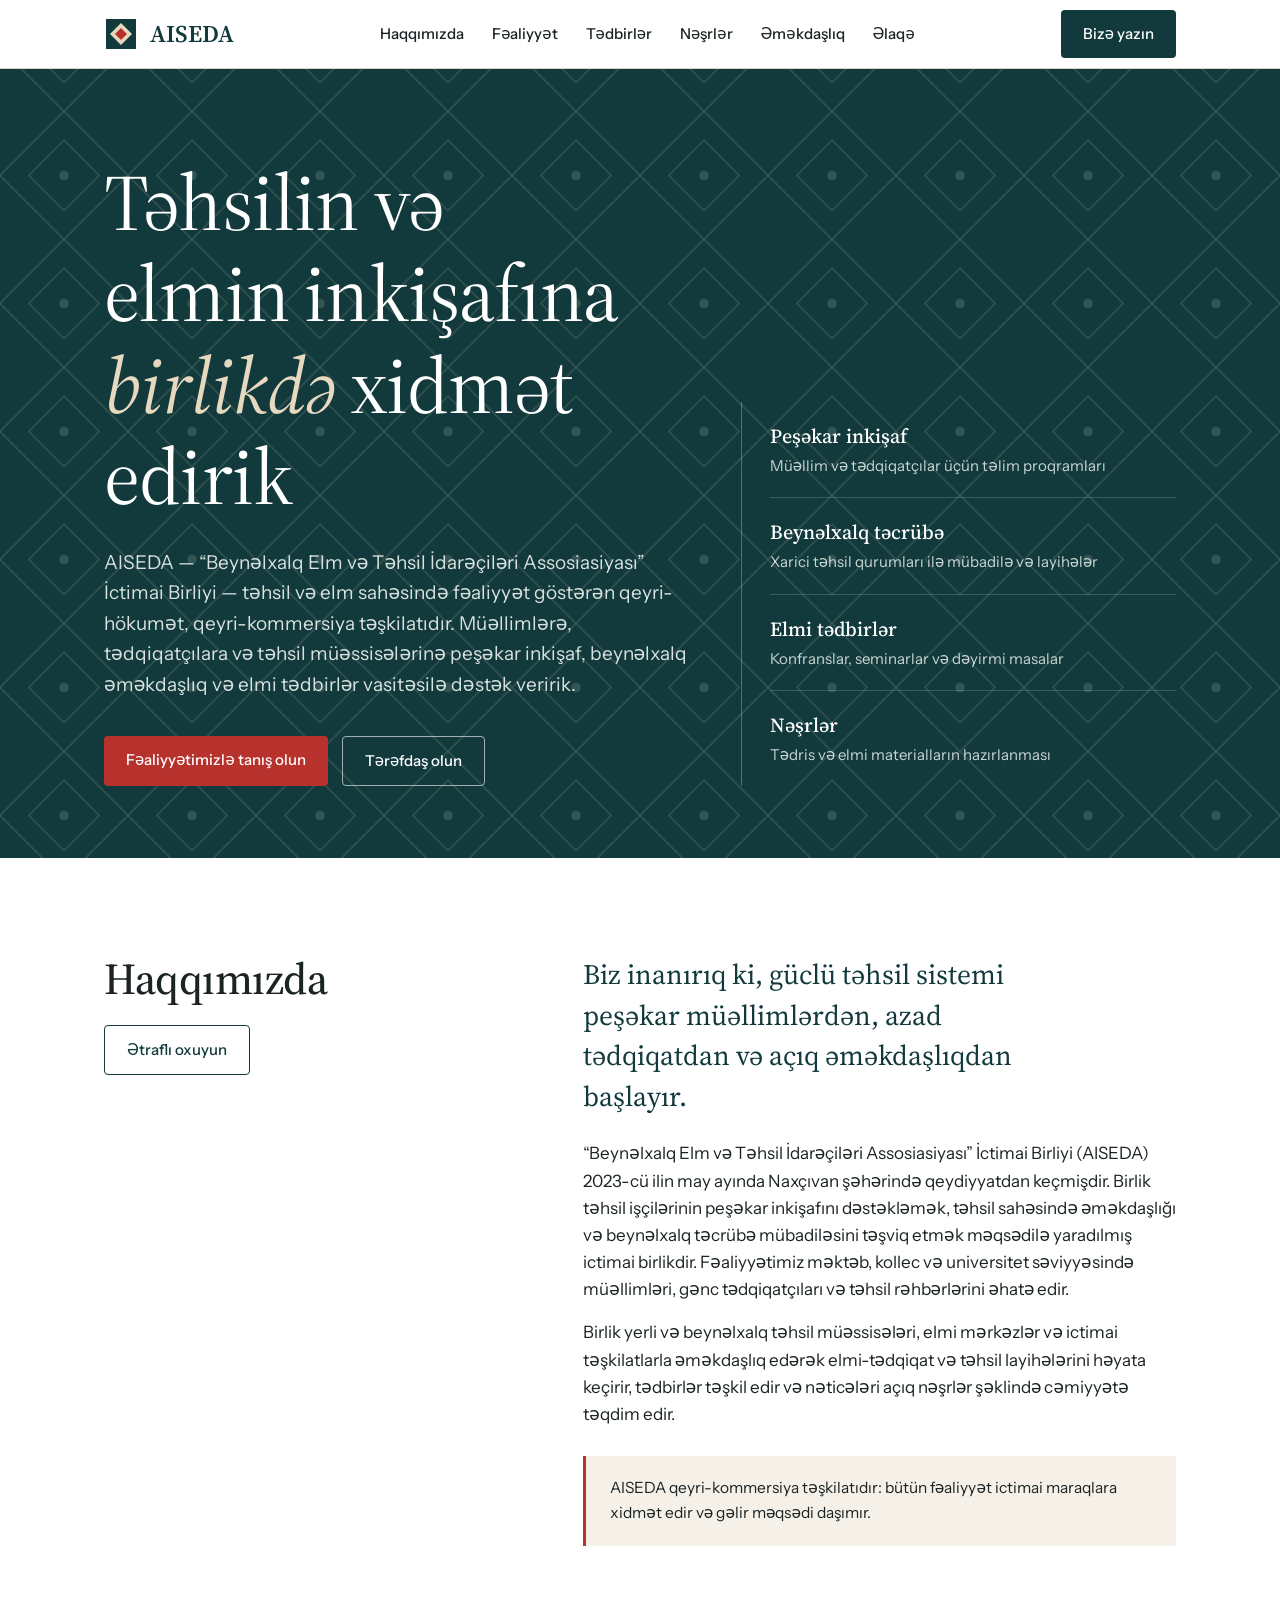
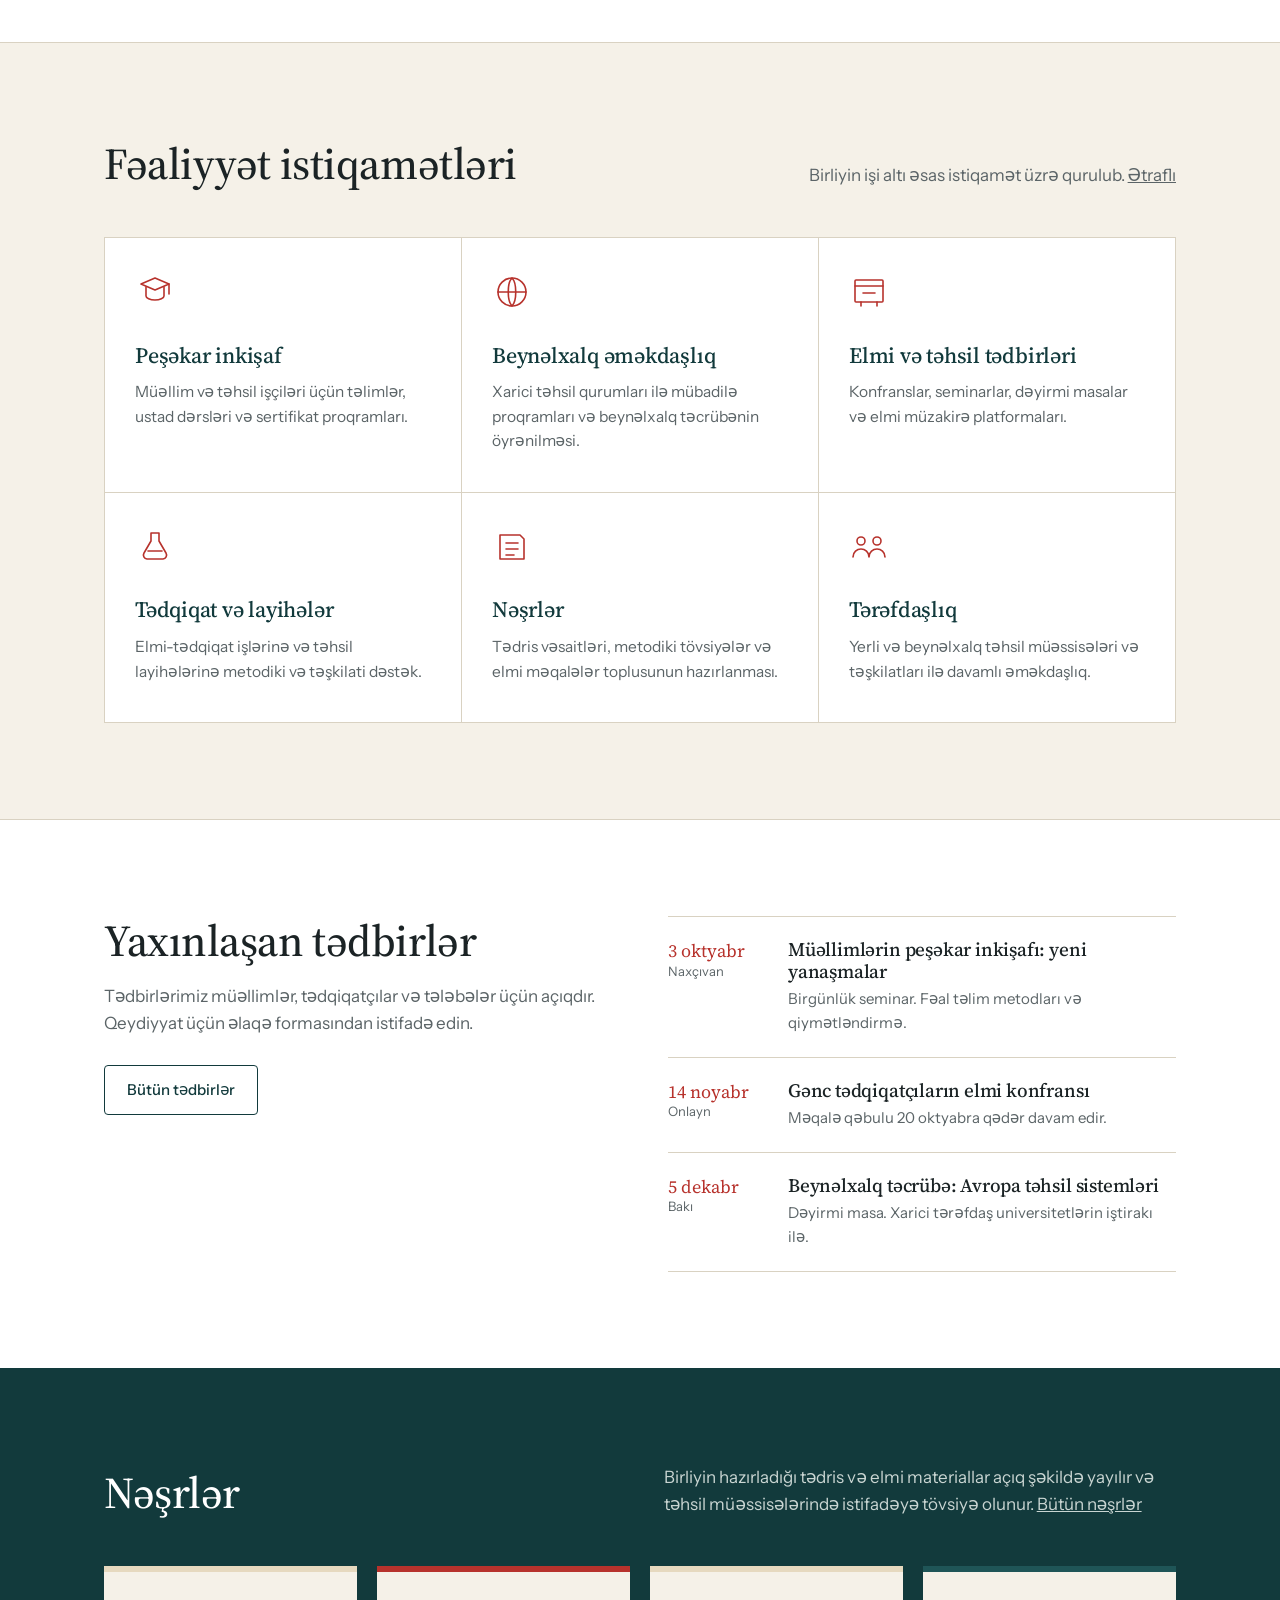
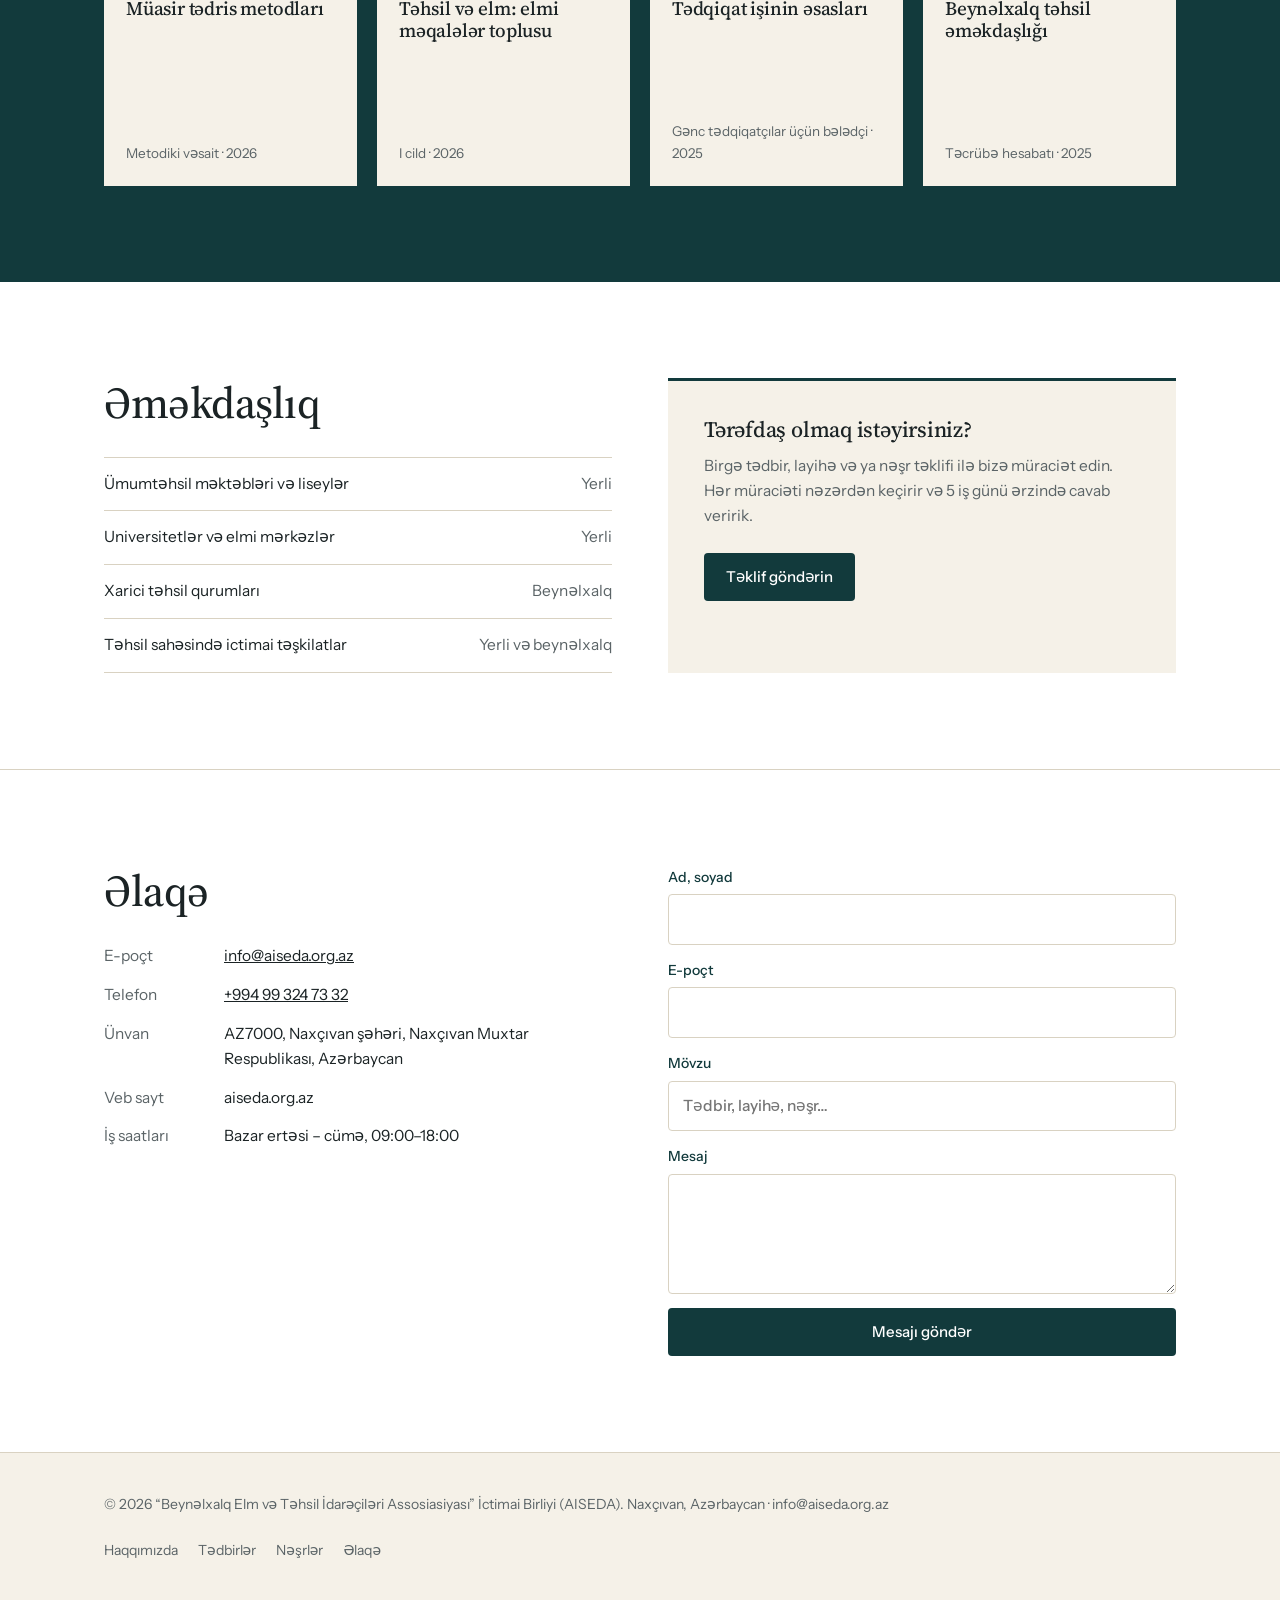
<file: index.html>
<!DOCTYPE html>
<html lang="az">
<head>
<meta charset="UTF-8">
<meta name="viewport" content="width=device-width, initial-scale=1.0">
<title>Təhsil və elmin inkişafı — AISEDA</title>
<meta name="description" content="AISEDA — “Beynəlxalq Elm və Təhsil İdarəçiləri Assosiasiyası” İctimai Birliyi. Təhsil və elm sahəsində fəaliyyət göstərən qeyri-hökumət, qeyri-kommersiya təşkilatı. Naxçıvan, Azərbaycan.">
<link rel="preconnect" href="https://fonts.googleapis.com">
<link href="https://fonts.googleapis.com/css2?family=Source+Serif+4:opsz,wght@8..60,400;8..60,500;8..60,600&family=Instrument+Sans:wght@400;500;600&display=swap" rel="stylesheet">
<link rel="stylesheet" href="style.css">
</head>
<body>
<header>
  <div class="wrap nav">
    <a class="logo" href="index.html" aria-label="AISEDA ana səhifə">
      <svg viewBox="0 0 34 34" aria-hidden="true"><rect x="2" y="2" width="30" height="30" fill="#123A3C"/><path d="M17 6 28 17 17 28 6 17Z" fill="#E6D9BF"/><path d="M17 11 23 17 17 23 11 17Z" fill="#B7322C"/></svg>
      AISEDA
    </a>
    <button class="menu-btn" id="menuBtn" aria-expanded="false" aria-controls="menu">Menyu</button>
    <ul id="menu"><li><a href="haqqimizda.html">Haqqımızda</a></li><li><a href="fealiyyet.html">Fəaliyyət</a></li><li><a href="tedbirler.html">Tədbirlər</a></li><li><a href="nesrler.html">Nəşrlər</a></li><li><a href="emekdasliq.html">Əməkdaşlıq</a></li><li><a href="elaqe.html">Əlaqə</a></li></ul>
    <a class="btn" href="elaqe.html">Bizə yazın</a>
  </div>
</header>
<main id="top">


<section class="hero" style="padding:0">
  <svg class="lattice" viewBox="0 0 800 600" preserveAspectRatio="xMidYMid slice" aria-hidden="true">
    <defs>
      <pattern id="lat" width="80" height="80" patternUnits="userSpaceOnUse">
        <path d="M40 0 80 40 40 80 0 40Z" fill="none" stroke="#E6D9BF" stroke-width="1"/>
        <path d="M40 18 62 40 40 62 18 40Z" fill="none" stroke="#E6D9BF" stroke-width="1"/>
        <circle cx="40" cy="40" r="3" fill="#E6D9BF"/>
      </pattern>
    </defs>
    <rect width="800" height="600" fill="url(#lat)"/>
  </svg>
  <div class="wrap">
    <div>
      <h1>Təhsilin və elmin inkişafına <em>birlikdə</em> xidmət edirik</h1>
      <p>AISEDA — “Beynəlxalq Elm və Təhsil İdarəçiləri Assosiasiyası” İctimai Birliyi — təhsil və elm sahəsində fəaliyyət göstərən qeyri-hökumət, qeyri-kommersiya təşkilatıdır. Müəllimlərə, tədqiqatçılara və təhsil müəssisələrinə peşəkar inkişaf, beynəlxalq əməkdaşlıq və elmi tədbirlər vasitəsilə dəstək veririk.</p>
      <div class="actions">
        <a class="btn" href="fealiyyet.html">Fəaliyyətimizlə tanış olun</a>
        <a class="btn ghost" href="emekdasliq.html">Tərəfdaş olun</a>
      </div>
    </div>
    <div class="facts" aria-label="Əsas istiqamətlər">
      <div><strong>Peşəkar inkişaf</strong><span>Müəllim və tədqiqatçılar üçün təlim proqramları</span></div>
      <div><strong>Beynəlxalq təcrübə</strong><span>Xarici təhsil qurumları ilə mübadilə və layihələr</span></div>
      <div><strong>Elmi tədbirlər</strong><span>Konfranslar, seminarlar və dəyirmi masalar</span></div>
      <div><strong>Nəşrlər</strong><span>Tədris və elmi materialların hazırlanması</span></div>
    </div>
  </div>
</section>

<section id="haqqimizda">
  <div class="wrap lead">
    <div><h2>Haqqımızda</h2><a class="btn ghost" href="haqqimizda.html" style="margin-top:20px">Ətraflı oxuyun</a></div>
    <div>
      <p class="big">Biz inanırıq ki, güclü təhsil sistemi peşəkar müəllimlərdən, azad tədqiqatdan və açıq əməkdaşlıqdan başlayır.</p>
      <p style="margin-top:24px">“Beynəlxalq Elm və Təhsil İdarəçiləri Assosiasiyası” İctimai Birliyi (AISEDA) 2023-cü ilin may ayında Naxçıvan şəhərində qeydiyyatdan keçmişdir. Birlik təhsil işçilərinin peşəkar inkişafını dəstəkləmək, təhsil sahəsində əməkdaşlığı və beynəlxalq təcrübə mübadiləsini təşviq etmək məqsədilə yaradılmış ictimai birlikdir. Fəaliyyətimiz məktəb, kollec və universitet səviyyəsində müəllimləri, gənc tədqiqatçıları və təhsil rəhbərlərini əhatə edir.</p>
      <p>Birlik yerli və beynəlxalq təhsil müəssisələri, elmi mərkəzlər və ictimai təşkilatlarla əməkdaşlıq edərək elmi-tədqiqat və təhsil layihələrini həyata keçirir, tədbirlər təşkil edir və nəticələri açıq nəşrlər şəklində cəmiyyətə təqdim edir.</p>
      <div class="note">AISEDA qeyri-kommersiya təşkilatıdır: bütün fəaliyyət ictimai maraqlara xidmət edir və gəlir məqsədi daşımır.</div>
    </div>
  </div>
</section>

<section id="fealiyyet" class="areas">
  <div class="wrap">
    <div class="head">
      <h2>Fəaliyyət istiqamətləri</h2>
      <p>Birliyin işi altı əsas istiqamət üzrə qurulub. <a href="fealiyyet.html">Ətraflı</a></p>
    </div>
    <div class="grid">
      <div class="cell">
        <svg viewBox="0 0 40 40" aria-hidden="true"><path d="M6 12l14-6 14 6-14 6z"/><path d="M11 15v9c0 2 4 4 9 4s9-2 9-4v-9"/><path d="M34 12v10"/></svg>
        <h3>Peşəkar inkişaf</h3>
        <p>Müəllim və təhsil işçiləri üçün təlimlər, ustad dərsləri və sertifikat proqramları.</p>
      </div>
      <div class="cell">
        <svg viewBox="0 0 40 40" aria-hidden="true"><circle cx="20" cy="20" r="14"/><path d="M6 20h28M20 6c5 5 5 23 0 28M20 6c-5 5-5 23 0 28"/></svg>
        <h3>Beynəlxalq əməkdaşlıq</h3>
        <p>Xarici təhsil qurumları ilə mübadilə proqramları və beynəlxalq təcrübənin öyrənilməsi.</p>
      </div>
      <div class="cell">
        <svg viewBox="0 0 40 40" aria-hidden="true"><rect x="6" y="8" width="28" height="22" rx="1"/><path d="M6 14h28M12 30v4M28 30v4M14 21h12"/></svg>
        <h3>Elmi və təhsil tədbirləri</h3>
        <p>Konfranslar, seminarlar, dəyirmi masalar və elmi müzakirə platformaları.</p>
      </div>
      <div class="cell">
        <svg viewBox="0 0 40 40" aria-hidden="true"><path d="M16 6h8v8l7 12a4 4 0 0 1-3 6H12a4 4 0 0 1-3-6l7-12z"/><path d="M13 24h14"/></svg>
        <h3>Tədqiqat və layihələr</h3>
        <p>Elmi-tədqiqat işlərinə və təhsil layihələrinə metodiki və təşkilati dəstək.</p>
      </div>
      <div class="cell">
        <svg viewBox="0 0 40 40" aria-hidden="true"><path d="M8 8h20l4 4v20H8z"/><path d="M14 16h12M14 22h12M14 28h8"/></svg>
        <h3>Nəşrlər</h3>
        <p>Tədris vəsaitləri, metodiki tövsiyələr və elmi məqalələr toplusunun hazırlanması.</p>
      </div>
      <div class="cell">
        <svg viewBox="0 0 40 40" aria-hidden="true"><circle cx="12" cy="14" r="4"/><circle cx="28" cy="14" r="4"/><path d="M4 30c0-5 4-8 8-8s8 3 8 8M20 30c0-5 4-8 8-8s8 3 8 8"/></svg>
        <h3>Tərəfdaşlıq</h3>
        <p>Yerli və beynəlxalq təhsil müəssisələri və təşkilatları ilə davamlı əməkdaşlıq.</p>
      </div>
    </div>
  </div>
</section>

<section id="tedbirler">
  <div class="wrap events">
    <div class="intro">
      <h2>Yaxınlaşan tədbirlər</h2>
      <p>Tədbirlərimiz müəllimlər, tədqiqatçılar və tələbələr üçün açıqdır. Qeydiyyat üçün əlaqə formasından istifadə edin.</p>
      <a class="btn ghost" href="tedbirler.html">Bütün tədbirlər</a>
    </div>
    <ul class="ev">
      <li>
        <time datetime="2026-10-03">3 oktyabr<small>Naxçıvan</small></time>
        <div><h3>Müəllimlərin peşəkar inkişafı: yeni yanaşmalar</h3><p>Birgünlük seminar. Fəal təlim metodları və qiymətləndirmə.</p></div>
      </li>
      <li>
        <time datetime="2026-11-14">14 noyabr<small>Onlayn</small></time>
        <div><h3>Gənc tədqiqatçıların elmi konfransı</h3><p>Məqalə qəbulu 20 oktyabra qədər davam edir.</p></div>
      </li>
      <li>
        <time datetime="2026-12-05">5 dekabr<small>Bakı</small></time>
        <div><h3>Beynəlxalq təcrübə: Avropa təhsil sistemləri</h3><p>Dəyirmi masa. Xarici tərəfdaş universitetlərin iştirakı ilə.</p></div>
      </li>
    </ul>
  </div>
</section>

<section id="nesrler" class="pubs">
  <div class="wrap">
    <div class="top">
      <h2>Nəşrlər</h2>
      <p>Birliyin hazırladığı tədris və elmi materiallar açıq şəkildə yayılır və təhsil müəssisələrində istifadəyə tövsiyə olunur. <a href="nesrler.html">Bütün nəşrlər</a></p>
    </div>
    <div class="shelf">
      <div class="book"><h3>Müasir tədris metodları</h3><span>Metodiki vəsait · 2026</span></div>
      <div class="book"><h3>Təhsil və elm: elmi məqalələr toplusu</h3><span>I cild · 2026</span></div>
      <div class="book"><h3>Tədqiqat işinin əsasları</h3><span>Gənc tədqiqatçılar üçün bələdçi · 2025</span></div>
      <div class="book"><h3>Beynəlxalq təhsil əməkdaşlığı</h3><span>Təcrübə hesabatı · 2025</span></div>
    </div>
  </div>
</section>

<section id="emekdasliq" class="partners">
  <div class="wrap row">
    <div>
      <h2>Əməkdaşlıq</h2>
      <ul>
        <li>Ümumtəhsil məktəbləri və liseylər <span>Yerli</span></li>
        <li>Universitetlər və elmi mərkəzlər <span>Yerli</span></li>
        <li>Xarici təhsil qurumları <span>Beynəlxalq</span></li>
        <li>Təhsil sahəsində ictimai təşkilatlar <span>Yerli və beynəlxalq</span></li>
      </ul>
    </div>
    <div class="call">
      <h3>Tərəfdaş olmaq istəyirsiniz?</h3>
      <p>Birgə tədbir, layihə və ya nəşr təklifi ilə bizə müraciət edin. Hər müraciəti nəzərdən keçirir və 5 iş günü ərzində cavab veririk.</p>
      <a class="btn" href="elaqe.html">Təklif göndərin</a>
    </div>
  </div>
</section>

<section id="elaqe" class="contact">
  <div class="wrap row">
    <div>
      <h2>Əlaqə</h2>
      <dl>
        <dt>E-poçt</dt><dd><a href="mailto:info@aiseda.org.az">info@aiseda.org.az</a></dd>
        <dt>Telefon</dt><dd><a href="tel:+994993247332">+994 99 324 73 32</a></dd>
        <dt>Ünvan</dt><dd>AZ7000, Naxçıvan şəhəri, Naxçıvan Muxtar Respublikası, Azərbaycan</dd>
        <dt>Veb sayt</dt><dd>aiseda.org.az</dd>
        <dt>İş saatları</dt><dd>Bazar ertəsi – cümə, 09:00–18:00</dd>
      </dl>
    </div>
    <form id="cf" novalidate>
      <label>Ad, soyad <input type="text" name="name" required></label>
      <label>E-poçt <input type="email" name="email" required></label>
      <label>Mövzu <input type="text" name="subject" placeholder="Tədbir, layihə, nəşr…"></label>
      <label>Mesaj <textarea name="message" required></textarea></label>
      <button class="btn" type="submit">Mesajı göndər</button>
      <div class="sent" id="sent">Mesajınız göndərildi. Tezliklə sizinlə əlaqə saxlayacağıq.</div>
    </form>
  </div>
</section>


</main>
<footer>
  <div class="wrap">
    <div>© 2026 “Beynəlxalq Elm və Təhsil İdarəçiləri Assosiasiyası” İctimai Birliyi (AISEDA). Naxçıvan, Azərbaycan · <a href="mailto:info@aiseda.org.az">info@aiseda.org.az</a></div>
    <nav aria-label="Alt menyu">
      <a href="haqqimizda.html">Haqqımızda</a>
      <a href="tedbirler.html">Tədbirlər</a>
      <a href="nesrler.html">Nəşrlər</a>
      <a href="elaqe.html">Əlaqə</a>
    </nav>
  </div>
</footer>
<script src="script.js"></script>
</body>
</html>
</file>
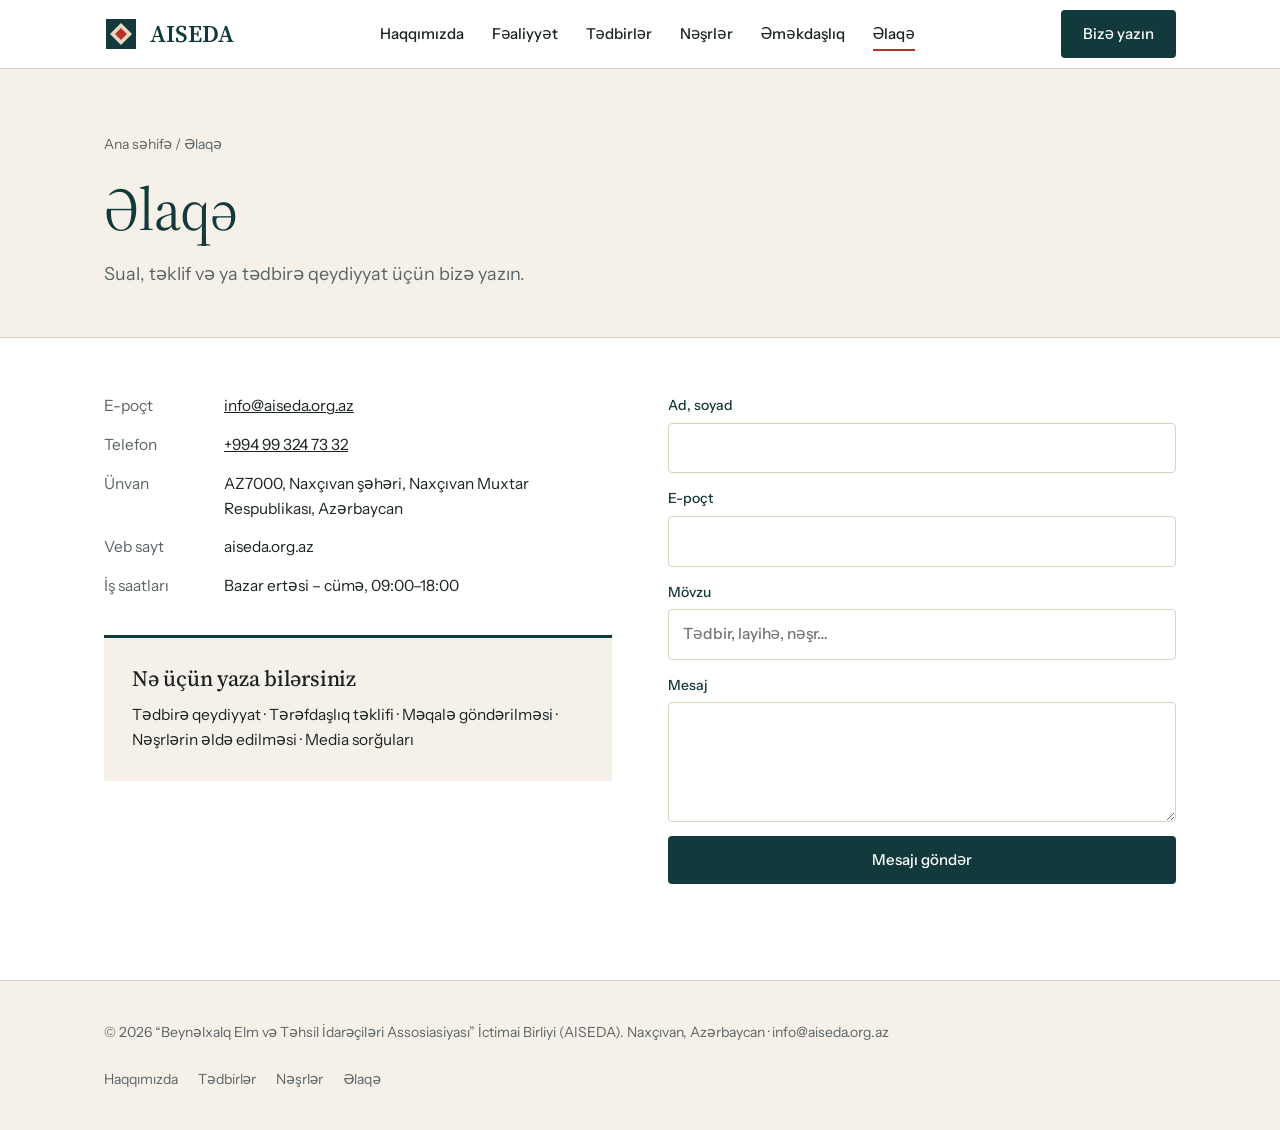
<file: elaqe.html>
<!DOCTYPE html>
<html lang="az">
<head>
<meta charset="UTF-8">
<meta name="viewport" content="width=device-width, initial-scale=1.0">
<title>Əlaqə — AISEDA</title>
<meta name="description" content="AISEDA ilə əlaqə: e-poçt, telefon, ünvan və əlaqə forması.">
<link rel="preconnect" href="https://fonts.googleapis.com">
<link href="https://fonts.googleapis.com/css2?family=Source+Serif+4:opsz,wght@8..60,400;8..60,500;8..60,600&family=Instrument+Sans:wght@400;500;600&display=swap" rel="stylesheet">
<link rel="stylesheet" href="style.css">
</head>
<body>
<header>
  <div class="wrap nav">
    <a class="logo" href="index.html" aria-label="AISEDA ana səhifə">
      <svg viewBox="0 0 34 34" aria-hidden="true"><rect x="2" y="2" width="30" height="30" fill="#123A3C"/><path d="M17 6 28 17 17 28 6 17Z" fill="#E6D9BF"/><path d="M17 11 23 17 17 23 11 17Z" fill="#B7322C"/></svg>
      AISEDA
    </a>
    <button class="menu-btn" id="menuBtn" aria-expanded="false" aria-controls="menu">Menyu</button>
    <ul id="menu"><li><a href="haqqimizda.html">Haqqımızda</a></li><li><a href="fealiyyet.html">Fəaliyyət</a></li><li><a href="tedbirler.html">Tədbirlər</a></li><li><a href="nesrler.html">Nəşrlər</a></li><li><a href="emekdasliq.html">Əməkdaşlıq</a></li><li><a href="elaqe.html" aria-current="page">Əlaqə</a></li></ul>
    <a class="btn" href="elaqe.html">Bizə yazın</a>
  </div>
</header>
<main id="top">
<section class="page-head" style="padding:64px 0 48px">
  <div class="wrap"><div class="crumbs"><a href="index.html">Ana səhifə</a> / Əlaqə</div><h1>Əlaqə</h1><p>Sual, təklif və ya tədbirə qeydiyyat üçün bizə yazın.</p></div>
</section>
<section class="contact" style="padding-top:56px">
  <div class="wrap row">
    <div>
      <dl style="margin-top:0">
        <dt>E-poçt</dt><dd><a href="mailto:info@aiseda.org.az">info@aiseda.org.az</a></dd>
        <dt>Telefon</dt><dd><a href="tel:+994993247332">+994 99 324 73 32</a></dd>
        <dt>Ünvan</dt><dd>AZ7000, Naxçıvan şəhəri, Naxçıvan Muxtar Respublikası, Azərbaycan</dd>
        <dt>Veb sayt</dt><dd>aiseda.org.az</dd>
        <dt>İş saatları</dt><dd>Bazar ertəsi – cümə, 09:00–18:00</dd>
      </dl>
      <div class="aside" style="margin-top:36px">
        <h3>Nə üçün yaza bilərsiniz</h3>
        <p>Tədbirə qeydiyyat · Tərəfdaşlıq təklifi · Məqalə göndərilməsi · Nəşrlərin əldə edilməsi · Media sorğuları</p>
      </div>
    </div>
    <form id="cf" novalidate>
      <label>Ad, soyad <input type="text" name="name" required></label>
      <label>E-poçt <input type="email" name="email" required></label>
      <label>Mövzu <input type="text" name="subject" placeholder="Tədbir, layihə, nəşr…"></label>
      <label>Mesaj <textarea name="message" required></textarea></label>
      <button class="btn" type="submit">Mesajı göndər</button>
      <div class="sent" id="sent">Mesajınız göndərildi. Tezliklə sizinlə əlaqə saxlayacağıq.</div>
    </form>
  </div>
</section>
</main>
<footer>
  <div class="wrap">
    <div>© 2026 “Beynəlxalq Elm və Təhsil İdarəçiləri Assosiasiyası” İctimai Birliyi (AISEDA). Naxçıvan, Azərbaycan · <a href="mailto:info@aiseda.org.az">info@aiseda.org.az</a></div>
    <nav aria-label="Alt menyu">
      <a href="haqqimizda.html">Haqqımızda</a>
      <a href="tedbirler.html">Tədbirlər</a>
      <a href="nesrler.html">Nəşrlər</a>
      <a href="elaqe.html">Əlaqə</a>
    </nav>
  </div>
</footer>
<script src="script.js"></script>
</body>
</html>
</file>
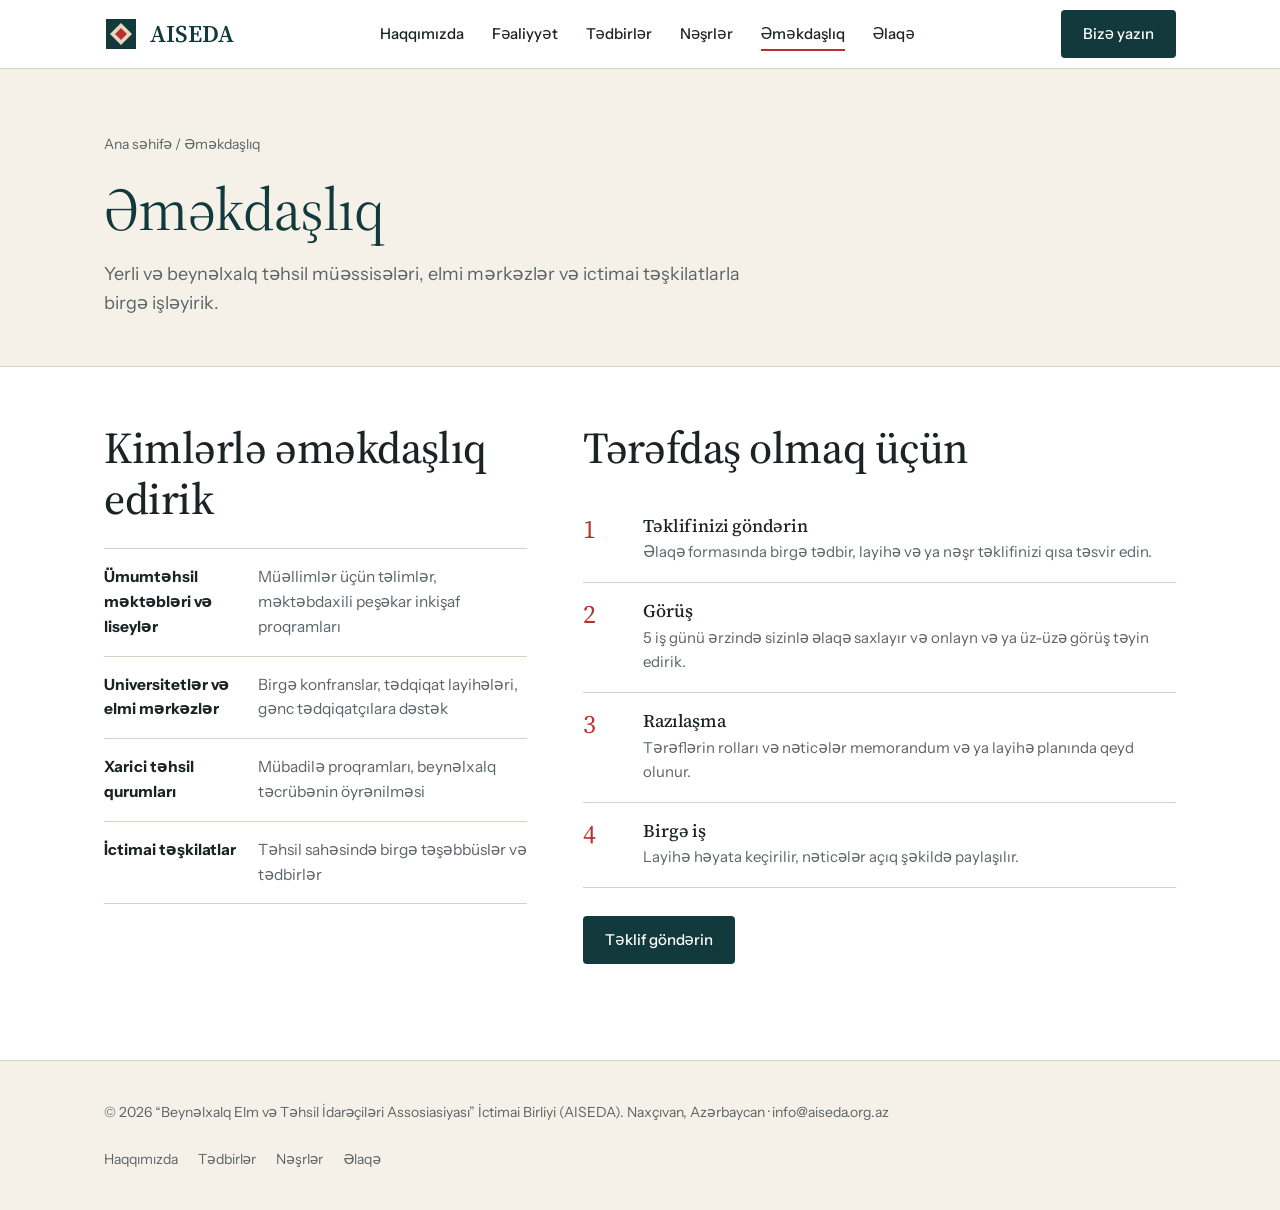
<file: emekdasliq.html>
<!DOCTYPE html>
<html lang="az">
<head>
<meta charset="UTF-8">
<meta name="viewport" content="width=device-width, initial-scale=1.0">
<title>Əməkdaşlıq — AISEDA</title>
<meta name="description" content="AISEDA ilə tərəfdaşlıq: kimlərlə işləyirik və necə tərəfdaş olmaq olar.">
<link rel="preconnect" href="https://fonts.googleapis.com">
<link href="https://fonts.googleapis.com/css2?family=Source+Serif+4:opsz,wght@8..60,400;8..60,500;8..60,600&family=Instrument+Sans:wght@400;500;600&display=swap" rel="stylesheet">
<link rel="stylesheet" href="style.css">
</head>
<body>
<header>
  <div class="wrap nav">
    <a class="logo" href="index.html" aria-label="AISEDA ana səhifə">
      <svg viewBox="0 0 34 34" aria-hidden="true"><rect x="2" y="2" width="30" height="30" fill="#123A3C"/><path d="M17 6 28 17 17 28 6 17Z" fill="#E6D9BF"/><path d="M17 11 23 17 17 23 11 17Z" fill="#B7322C"/></svg>
      AISEDA
    </a>
    <button class="menu-btn" id="menuBtn" aria-expanded="false" aria-controls="menu">Menyu</button>
    <ul id="menu"><li><a href="haqqimizda.html">Haqqımızda</a></li><li><a href="fealiyyet.html">Fəaliyyət</a></li><li><a href="tedbirler.html">Tədbirlər</a></li><li><a href="nesrler.html">Nəşrlər</a></li><li><a href="emekdasliq.html" aria-current="page">Əməkdaşlıq</a></li><li><a href="elaqe.html">Əlaqə</a></li></ul>
    <a class="btn" href="elaqe.html">Bizə yazın</a>
  </div>
</header>
<main id="top">
<section class="page-head" style="padding:64px 0 48px">
  <div class="wrap"><div class="crumbs"><a href="index.html">Ana səhifə</a> / Əməkdaşlıq</div><h1>Əməkdaşlıq</h1><p>Yerli və beynəlxalq təhsil müəssisələri, elmi mərkəzlər və ictimai təşkilatlarla birgə işləyirik.</p></div>
</section>
<section style="padding-top:56px">
  <div class="wrap two">
    <div>
      <h2>Kimlərlə əməkdaşlıq edirik</h2>
      <ul class="members">
        <li><strong>Ümumtəhsil məktəbləri və liseylər</strong><span>Müəllimlər üçün təlimlər, məktəbdaxili peşəkar inkişaf proqramları</span></li>
        <li><strong>Universitetlər və elmi mərkəzlər</strong><span>Birgə konfranslar, tədqiqat layihələri, gənc tədqiqatçılara dəstək</span></li>
        <li><strong>Xarici təhsil qurumları</strong><span>Mübadilə proqramları, beynəlxalq təcrübənin öyrənilməsi</span></li>
        <li><strong>İctimai təşkilatlar</strong><span>Təhsil sahəsində birgə təşəbbüslər və tədbirlər</span></li>
      </ul>
    </div>
    <div>
      <h2>Tərəfdaş olmaq üçün</h2>
      <ol class="steps">
        <li><div><h3>Təklifinizi göndərin</h3><p>Əlaqə formasında birgə tədbir, layihə və ya nəşr təklifinizi qısa təsvir edin.</p></div></li>
        <li><div><h3>Görüş</h3><p>5 iş günü ərzində sizinlə əlaqə saxlayır və onlayn və ya üz-üzə görüş təyin edirik.</p></div></li>
        <li><div><h3>Razılaşma</h3><p>Tərəflərin rolları və nəticələr memorandum və ya layihə planında qeyd olunur.</p></div></li>
        <li><div><h3>Birgə iş</h3><p>Layihə həyata keçirilir, nəticələr açıq şəkildə paylaşılır.</p></div></li>
      </ol>
      <a class="btn" href="elaqe.html" style="margin-top:28px">Təklif göndərin</a>
    </div>
  </div>
</section>
</main>
<footer>
  <div class="wrap">
    <div>© 2026 “Beynəlxalq Elm və Təhsil İdarəçiləri Assosiasiyası” İctimai Birliyi (AISEDA). Naxçıvan, Azərbaycan · <a href="mailto:info@aiseda.org.az">info@aiseda.org.az</a></div>
    <nav aria-label="Alt menyu">
      <a href="haqqimizda.html">Haqqımızda</a>
      <a href="tedbirler.html">Tədbirlər</a>
      <a href="nesrler.html">Nəşrlər</a>
      <a href="elaqe.html">Əlaqə</a>
    </nav>
  </div>
</footer>
<script src="script.js"></script>
</body>
</html>
</file>
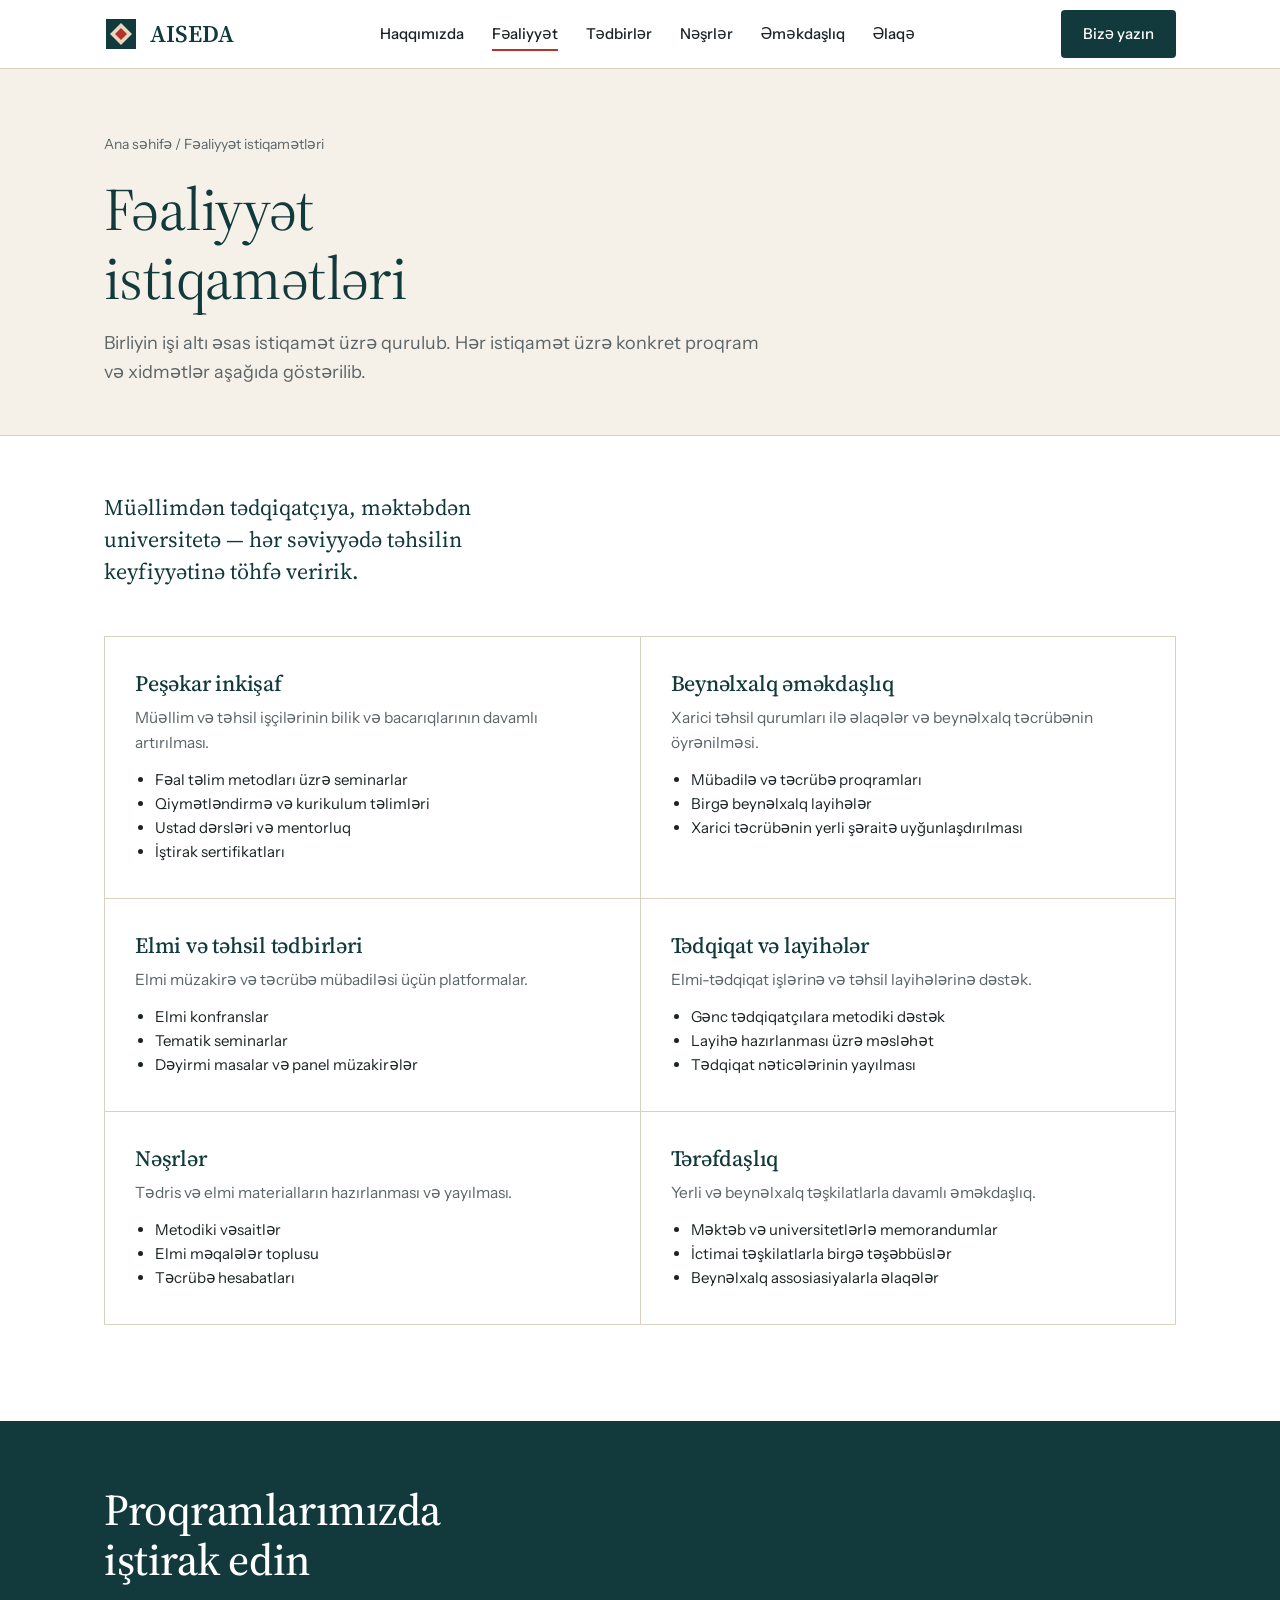
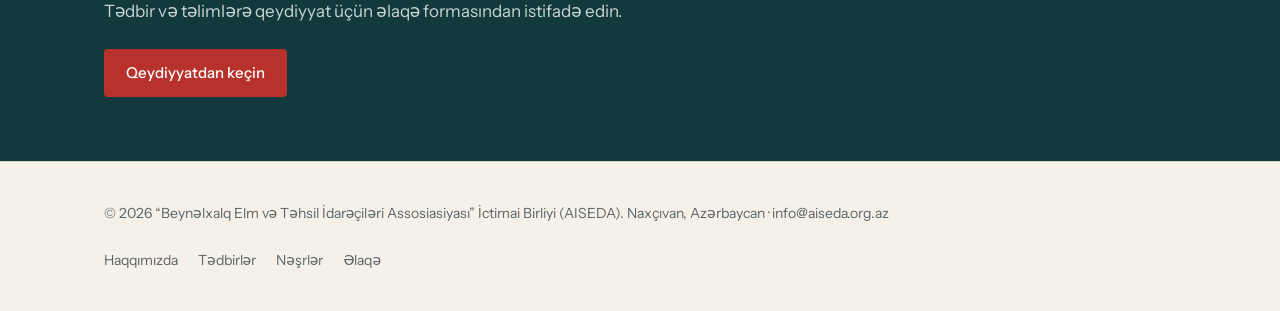
<file: fealiyyet.html>
<!DOCTYPE html>
<html lang="az">
<head>
<meta charset="UTF-8">
<meta name="viewport" content="width=device-width, initial-scale=1.0">
<title>Fəaliyyət istiqamətləri — AISEDA</title>
<meta name="description" content="AISEDA-nın altı əsas fəaliyyət istiqaməti: peşəkar inkişaf, beynəlxalq əməkdaşlıq, tədbirlər, tədqiqat, nəşrlər və tərəfdaşlıq.">
<link rel="preconnect" href="https://fonts.googleapis.com">
<link href="https://fonts.googleapis.com/css2?family=Source+Serif+4:opsz,wght@8..60,400;8..60,500;8..60,600&family=Instrument+Sans:wght@400;500;600&display=swap" rel="stylesheet">
<link rel="stylesheet" href="style.css">
</head>
<body>
<header>
  <div class="wrap nav">
    <a class="logo" href="index.html" aria-label="AISEDA ana səhifə">
      <svg viewBox="0 0 34 34" aria-hidden="true"><rect x="2" y="2" width="30" height="30" fill="#123A3C"/><path d="M17 6 28 17 17 28 6 17Z" fill="#E6D9BF"/><path d="M17 11 23 17 17 23 11 17Z" fill="#B7322C"/></svg>
      AISEDA
    </a>
    <button class="menu-btn" id="menuBtn" aria-expanded="false" aria-controls="menu">Menyu</button>
    <ul id="menu"><li><a href="haqqimizda.html">Haqqımızda</a></li><li><a href="fealiyyet.html" aria-current="page">Fəaliyyət</a></li><li><a href="tedbirler.html">Tədbirlər</a></li><li><a href="nesrler.html">Nəşrlər</a></li><li><a href="emekdasliq.html">Əməkdaşlıq</a></li><li><a href="elaqe.html">Əlaqə</a></li></ul>
    <a class="btn" href="elaqe.html">Bizə yazın</a>
  </div>
</header>
<main id="top">
<section class="page-head" style="padding:64px 0 48px">
  <div class="wrap"><div class="crumbs"><a href="index.html">Ana səhifə</a> / Fəaliyyət istiqamətləri</div><h1>Fəaliyyət istiqamətləri</h1><p>Birliyin işi altı əsas istiqamət üzrə qurulub. Hər istiqamət üzrə konkret proqram və xidmətlər aşağıda göstərilib.</p></div>
</section>
<section style="padding-top:56px">
  <div class="wrap">
    <p style="font-family:var(--serif);font-size:22px;line-height:1.45;color:var(--ink);max-width:40ch">Müəllimdən tədqiqatçıya, məktəbdən universitetə — hər səviyyədə təhsilin keyfiyyətinə töhfə veririk.</p>
    <div class="detail">
<div><h3>Peşəkar inkişaf</h3><p>Müəllim və təhsil işçilərinin bilik və bacarıqlarının davamlı artırılması.</p><ul><li>Fəal təlim metodları üzrə seminarlar</li><li>Qiymətləndirmə və kurikulum təlimləri</li><li>Ustad dərsləri və mentorluq</li><li>İştirak sertifikatları</li></ul></div><div><h3>Beynəlxalq əməkdaşlıq</h3><p>Xarici təhsil qurumları ilə əlaqələr və beynəlxalq təcrübənin öyrənilməsi.</p><ul><li>Mübadilə və təcrübə proqramları</li><li>Birgə beynəlxalq layihələr</li><li>Xarici təcrübənin yerli şəraitə uyğunlaşdırılması</li></ul></div><div><h3>Elmi və təhsil tədbirləri</h3><p>Elmi müzakirə və təcrübə mübadiləsi üçün platformalar.</p><ul><li>Elmi konfranslar</li><li>Tematik seminarlar</li><li>Dəyirmi masalar və panel müzakirələr</li></ul></div><div><h3>Tədqiqat və layihələr</h3><p>Elmi-tədqiqat işlərinə və təhsil layihələrinə dəstək.</p><ul><li>Gənc tədqiqatçılara metodiki dəstək</li><li>Layihə hazırlanması üzrə məsləhət</li><li>Tədqiqat nəticələrinin yayılması</li></ul></div><div><h3>Nəşrlər</h3><p>Tədris və elmi materialların hazırlanması və yayılması.</p><ul><li>Metodiki vəsaitlər</li><li>Elmi məqalələr toplusu</li><li>Təcrübə hesabatları</li></ul></div><div><h3>Tərəfdaşlıq</h3><p>Yerli və beynəlxalq təşkilatlarla davamlı əməkdaşlıq.</p><ul><li>Məktəb və universitetlərlə memorandumlar</li><li>İctimai təşkilatlarla birgə təşəbbüslər</li><li>Beynəlxalq assosiasiyalarla əlaqələr</li></ul></div>
    </div>
  </div>
</section>
<section class="cta-band"><div class="wrap"><h2>Proqramlarımızda iştirak edin</h2><p>Tədbir və təlimlərə qeydiyyat üçün əlaqə formasından istifadə edin.</p><a class="btn" href="elaqe.html">Qeydiyyatdan keçin</a></div></section>
</main>
<footer>
  <div class="wrap">
    <div>© 2026 “Beynəlxalq Elm və Təhsil İdarəçiləri Assosiasiyası” İctimai Birliyi (AISEDA). Naxçıvan, Azərbaycan · <a href="mailto:info@aiseda.org.az">info@aiseda.org.az</a></div>
    <nav aria-label="Alt menyu">
      <a href="haqqimizda.html">Haqqımızda</a>
      <a href="tedbirler.html">Tədbirlər</a>
      <a href="nesrler.html">Nəşrlər</a>
      <a href="elaqe.html">Əlaqə</a>
    </nav>
  </div>
</footer>
<script src="script.js"></script>
</body>
</html>
</file>
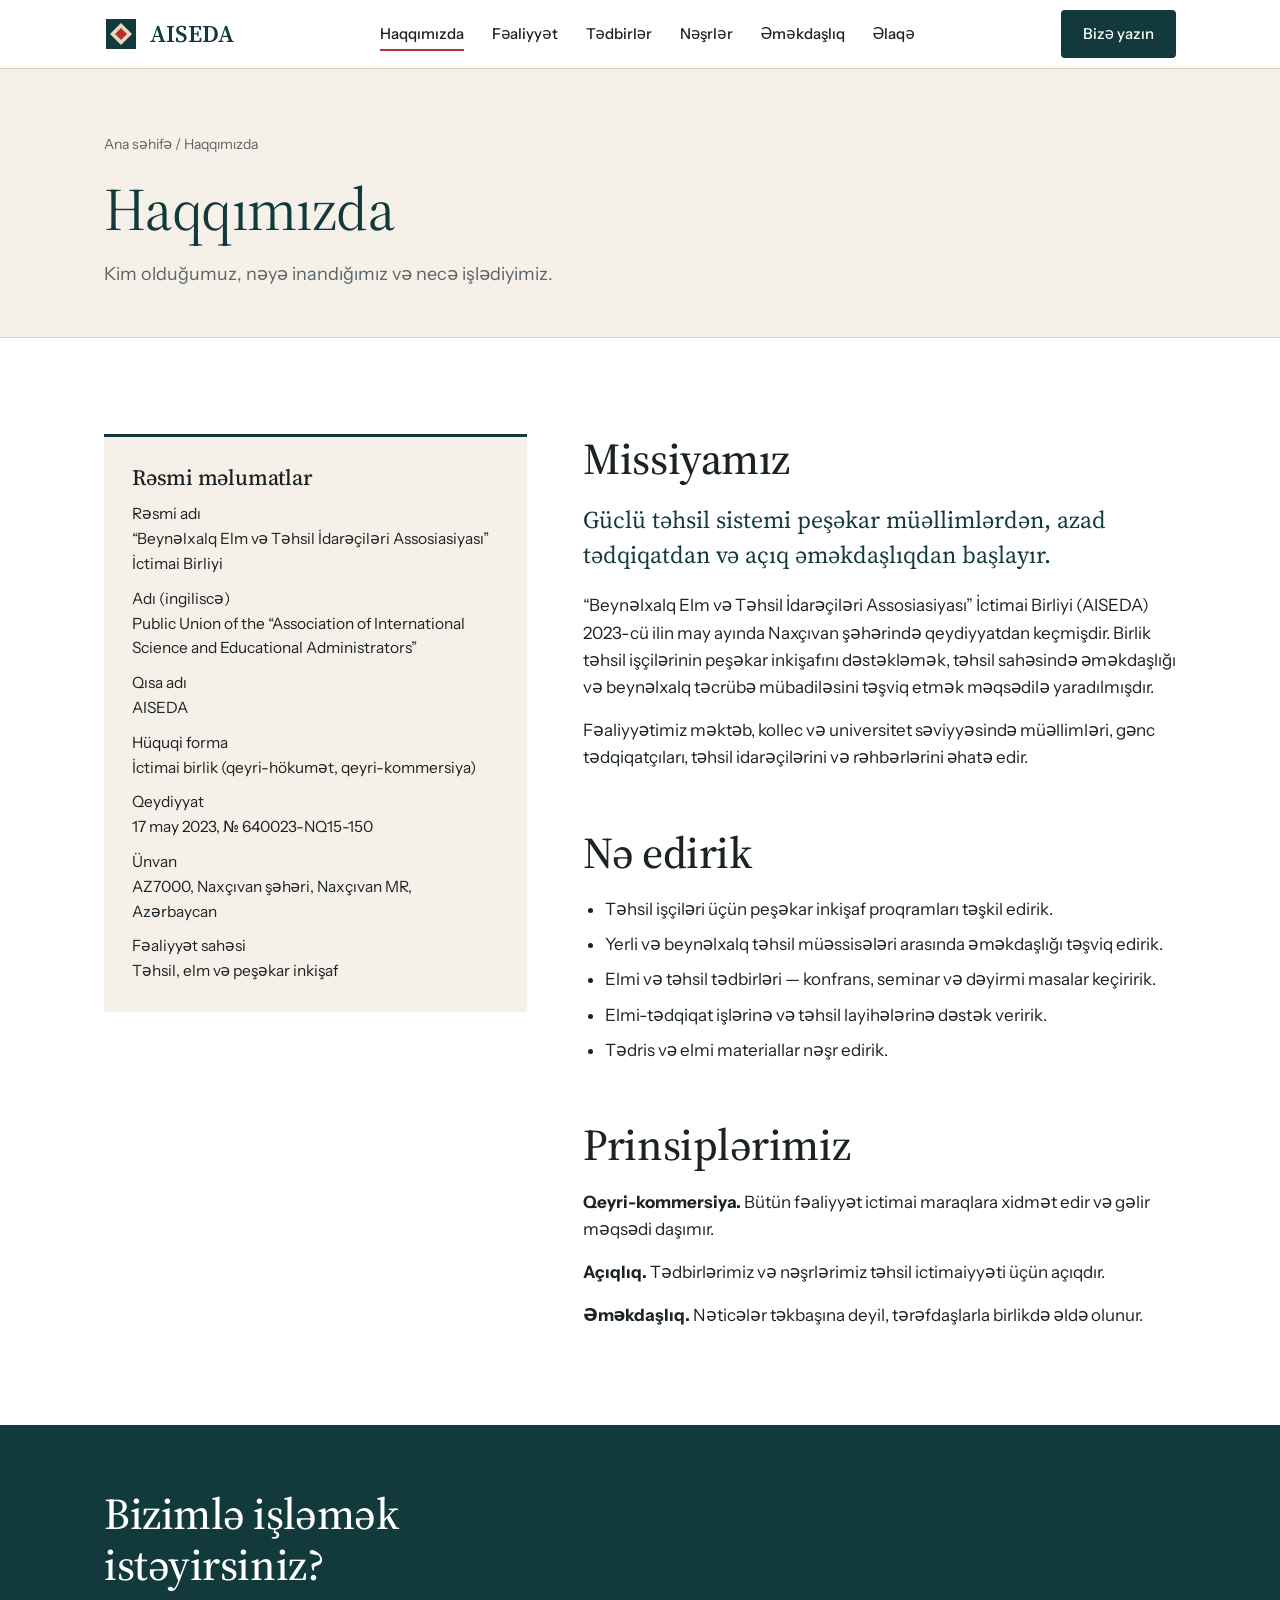
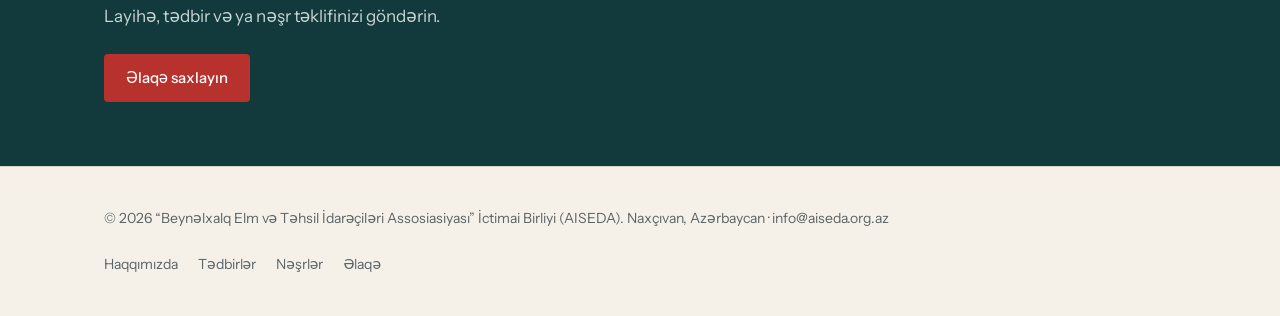
<file: haqqimizda.html>
<!DOCTYPE html>
<html lang="az">
<head>
<meta charset="UTF-8">
<meta name="viewport" content="width=device-width, initial-scale=1.0">
<title>Haqqımızda — AISEDA</title>
<meta name="description" content="AISEDA haqqında: missiya, fəaliyyət prinsipləri və rəsmi məlumatlar.">
<link rel="preconnect" href="https://fonts.googleapis.com">
<link href="https://fonts.googleapis.com/css2?family=Source+Serif+4:opsz,wght@8..60,400;8..60,500;8..60,600&family=Instrument+Sans:wght@400;500;600&display=swap" rel="stylesheet">
<link rel="stylesheet" href="style.css">
</head>
<body>
<header>
  <div class="wrap nav">
    <a class="logo" href="index.html" aria-label="AISEDA ana səhifə">
      <svg viewBox="0 0 34 34" aria-hidden="true"><rect x="2" y="2" width="30" height="30" fill="#123A3C"/><path d="M17 6 28 17 17 28 6 17Z" fill="#E6D9BF"/><path d="M17 11 23 17 17 23 11 17Z" fill="#B7322C"/></svg>
      AISEDA
    </a>
    <button class="menu-btn" id="menuBtn" aria-expanded="false" aria-controls="menu">Menyu</button>
    <ul id="menu"><li><a href="haqqimizda.html" aria-current="page">Haqqımızda</a></li><li><a href="fealiyyet.html">Fəaliyyət</a></li><li><a href="tedbirler.html">Tədbirlər</a></li><li><a href="nesrler.html">Nəşrlər</a></li><li><a href="emekdasliq.html">Əməkdaşlıq</a></li><li><a href="elaqe.html">Əlaqə</a></li></ul>
    <a class="btn" href="elaqe.html">Bizə yazın</a>
  </div>
</header>
<main id="top">
<section class="page-head" style="padding:64px 0 48px">
  <div class="wrap"><div class="crumbs"><a href="index.html">Ana səhifə</a> / Haqqımızda</div><h1>Haqqımızda</h1><p>Kim olduğumuz, nəyə inandığımız və necə işlədiyimiz.</p></div>
</section>
<section>
  <div class="wrap two">
    <div class="aside">
      <h3>Rəsmi məlumatlar</h3>
      <dl class="reg" style="margin-top:8px;border-top:0;padding-top:0;grid-template-columns:1fr;row-gap:4px">
        <dt>Rəsmi adı</dt><dd>“Beynəlxalq Elm və Təhsil İdarəçiləri Assosiasiyası” İctimai Birliyi</dd>
        <dt style="margin-top:10px">Adı (ingiliscə)</dt><dd>Public Union of the “Association of International Science and Educational Administrators”</dd>
        <dt style="margin-top:10px">Qısa adı</dt><dd>AISEDA</dd>
        <dt style="margin-top:10px">Hüquqi forma</dt><dd>İctimai birlik (qeyri-hökumət, qeyri-kommersiya)</dd>
        <dt style="margin-top:10px">Qeydiyyat</dt><dd>17 may 2023, № 640023-NQ15-150</dd>
        <dt style="margin-top:10px">Ünvan</dt><dd>AZ7000, Naxçıvan şəhəri, Naxçıvan MR, Azərbaycan</dd>
        <dt style="margin-top:10px">Fəaliyyət sahəsi</dt><dd>Təhsil, elm və peşəkar inkişaf</dd>
      </dl>
    </div>
    <div class="prose">
      <h2>Missiyamız</h2>
      <p class="big" style="font-family:var(--serif);font-size:24px;line-height:1.45;color:var(--ink)">Güclü təhsil sistemi peşəkar müəllimlərdən, azad tədqiqatdan və açıq əməkdaşlıqdan başlayır.</p>
      <p style="margin-top:20px">“Beynəlxalq Elm və Təhsil İdarəçiləri Assosiasiyası” İctimai Birliyi (AISEDA) 2023-cü ilin may ayında Naxçıvan şəhərində qeydiyyatdan keçmişdir. Birlik təhsil işçilərinin peşəkar inkişafını dəstəkləmək, təhsil sahəsində əməkdaşlığı və beynəlxalq təcrübə mübadiləsini təşviq etmək məqsədilə yaradılmışdır.</p>
      <p>Fəaliyyətimiz məktəb, kollec və universitet səviyyəsində müəllimləri, gənc tədqiqatçıları, təhsil idarəçilərini və rəhbərlərini əhatə edir.</p>
      <h2>Nə edirik</h2>
      <ul>
        <li>Təhsil işçiləri üçün peşəkar inkişaf proqramları təşkil edirik.</li>
        <li>Yerli və beynəlxalq təhsil müəssisələri arasında əməkdaşlığı təşviq edirik.</li>
        <li>Elmi və təhsil tədbirləri — konfrans, seminar və dəyirmi masalar keçiririk.</li>
        <li>Elmi-tədqiqat işlərinə və təhsil layihələrinə dəstək veririk.</li>
        <li>Tədris və elmi materiallar nəşr edirik.</li>
      </ul>
      <h2>Prinsiplərimiz</h2>
      <p><strong>Qeyri-kommersiya.</strong> Bütün fəaliyyət ictimai maraqlara xidmət edir və gəlir məqsədi daşımır.</p>
      <p><strong>Açıqlıq.</strong> Tədbirlərimiz və nəşrlərimiz təhsil ictimaiyyəti üçün açıqdır.</p>
      <p><strong>Əməkdaşlıq.</strong> Nəticələr təkbaşına deyil, tərəfdaşlarla birlikdə əldə olunur.</p>
    </div>
  </div>
</section>
<section class="cta-band"><div class="wrap"><h2>Bizimlə işləmək istəyirsiniz?</h2><p>Layihə, tədbir və ya nəşr təklifinizi göndərin.</p><a class="btn" href="elaqe.html">Əlaqə saxlayın</a></div></section>
</main>
<footer>
  <div class="wrap">
    <div>© 2026 “Beynəlxalq Elm və Təhsil İdarəçiləri Assosiasiyası” İctimai Birliyi (AISEDA). Naxçıvan, Azərbaycan · <a href="mailto:info@aiseda.org.az">info@aiseda.org.az</a></div>
    <nav aria-label="Alt menyu">
      <a href="haqqimizda.html">Haqqımızda</a>
      <a href="tedbirler.html">Tədbirlər</a>
      <a href="nesrler.html">Nəşrlər</a>
      <a href="elaqe.html">Əlaqə</a>
    </nav>
  </div>
</footer>
<script src="script.js"></script>
</body>
</html>
</file>
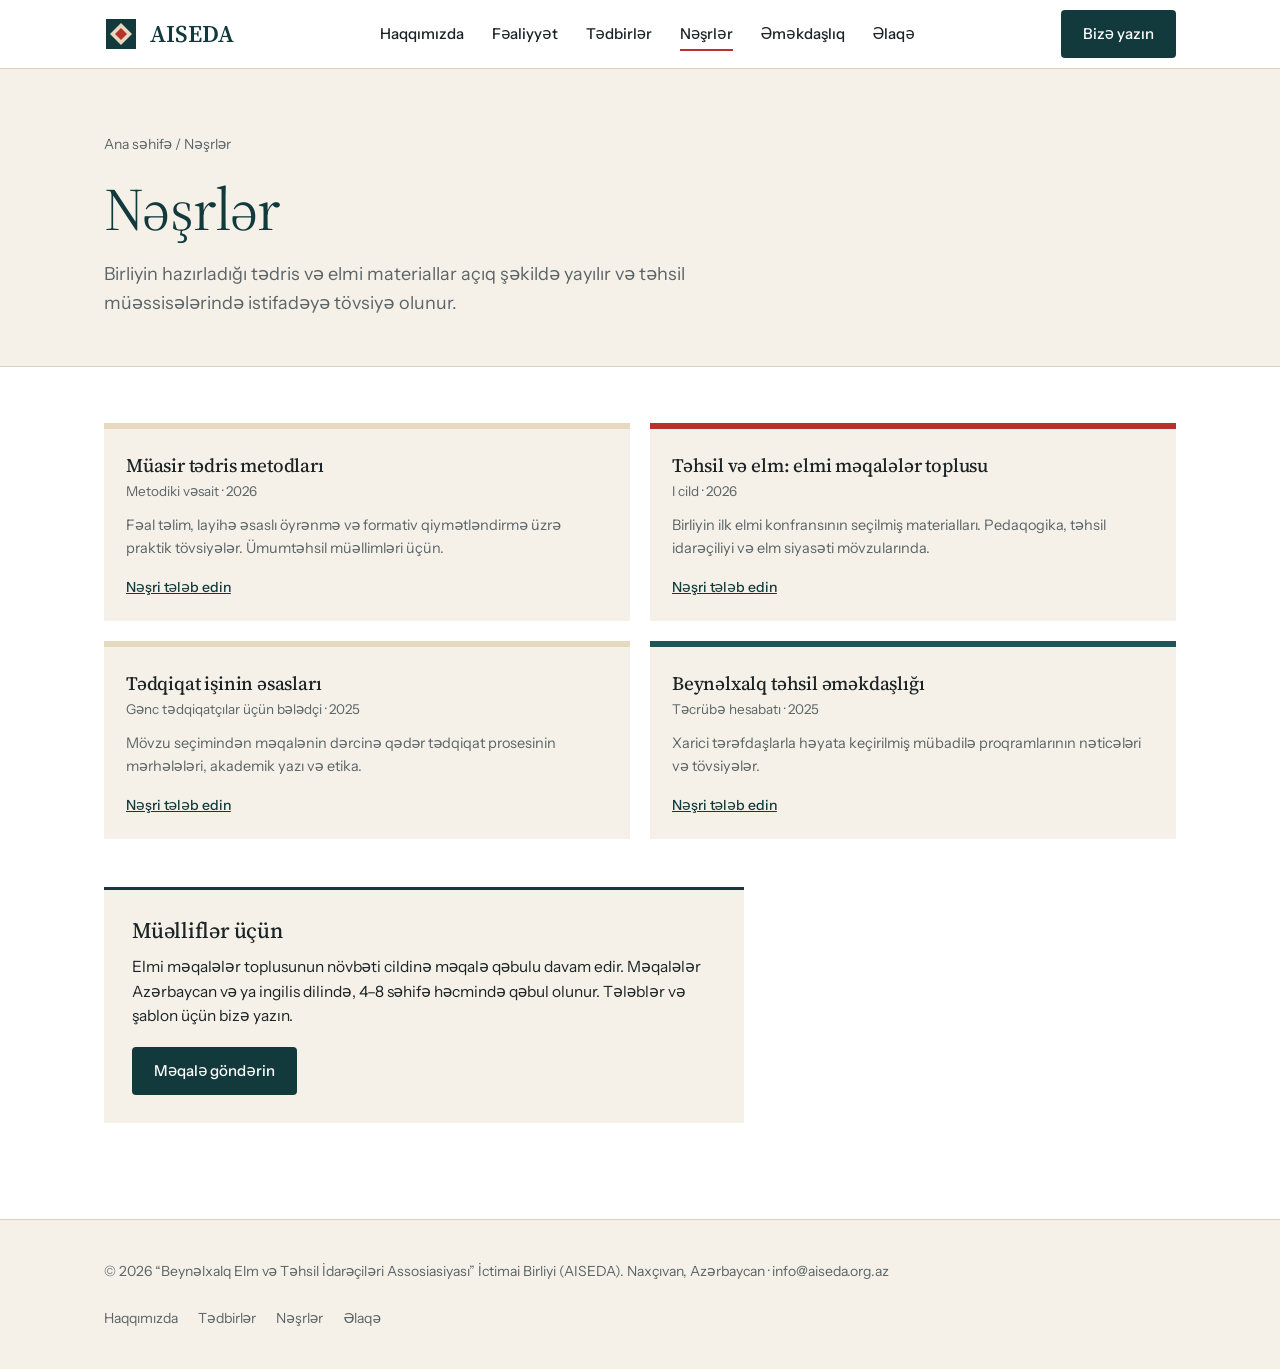
<file: nesrler.html>
<!DOCTYPE html>
<html lang="az">
<head>
<meta charset="UTF-8">
<meta name="viewport" content="width=device-width, initial-scale=1.0">
<title>Nəşrlər — AISEDA</title>
<meta name="description" content="AISEDA-nın metodiki vəsaitləri, elmi məqalələr toplusu və hesabatları.">
<link rel="preconnect" href="https://fonts.googleapis.com">
<link href="https://fonts.googleapis.com/css2?family=Source+Serif+4:opsz,wght@8..60,400;8..60,500;8..60,600&family=Instrument+Sans:wght@400;500;600&display=swap" rel="stylesheet">
<link rel="stylesheet" href="style.css">
</head>
<body>
<header>
  <div class="wrap nav">
    <a class="logo" href="index.html" aria-label="AISEDA ana səhifə">
      <svg viewBox="0 0 34 34" aria-hidden="true"><rect x="2" y="2" width="30" height="30" fill="#123A3C"/><path d="M17 6 28 17 17 28 6 17Z" fill="#E6D9BF"/><path d="M17 11 23 17 17 23 11 17Z" fill="#B7322C"/></svg>
      AISEDA
    </a>
    <button class="menu-btn" id="menuBtn" aria-expanded="false" aria-controls="menu">Menyu</button>
    <ul id="menu"><li><a href="haqqimizda.html">Haqqımızda</a></li><li><a href="fealiyyet.html">Fəaliyyət</a></li><li><a href="tedbirler.html">Tədbirlər</a></li><li><a href="nesrler.html" aria-current="page">Nəşrlər</a></li><li><a href="emekdasliq.html">Əməkdaşlıq</a></li><li><a href="elaqe.html">Əlaqə</a></li></ul>
    <a class="btn" href="elaqe.html">Bizə yazın</a>
  </div>
</header>
<main id="top">
<section class="page-head" style="padding:64px 0 48px">
  <div class="wrap"><div class="crumbs"><a href="index.html">Ana səhifə</a> / Nəşrlər</div><h1>Nəşrlər</h1><p>Birliyin hazırladığı tədris və elmi materiallar açıq şəkildə yayılır və təhsil müəssisələrində istifadəyə tövsiyə olunur.</p></div>
</section>
<section style="padding-top:56px">
  <div class="wrap">
    <div class="shelf" style="grid-template-columns:repeat(2,1fr)">
<div class="book full"><div><h3>Müasir tədris metodları</h3><span>Metodiki vəsait · 2026</span><p class="abs">Fəal təlim, layihə əsaslı öyrənmə və formativ qiymətləndirmə üzrə praktik tövsiyələr. Ümumtəhsil müəllimləri üçün.</p></div><a class="lnk" href="elaqe.html">Nəşri tələb edin</a></div><div class="book full"><div><h3>Təhsil və elm: elmi məqalələr toplusu</h3><span>I cild · 2026</span><p class="abs">Birliyin ilk elmi konfransının seçilmiş materialları. Pedaqogika, təhsil idarəçiliyi və elm siyasəti mövzularında.</p></div><a class="lnk" href="elaqe.html">Nəşri tələb edin</a></div><div class="book full"><div><h3>Tədqiqat işinin əsasları</h3><span>Gənc tədqiqatçılar üçün bələdçi · 2025</span><p class="abs">Mövzu seçimindən məqalənin dərcinə qədər tədqiqat prosesinin mərhələləri, akademik yazı və etika.</p></div><a class="lnk" href="elaqe.html">Nəşri tələb edin</a></div><div class="book full"><div><h3>Beynəlxalq təhsil əməkdaşlığı</h3><span>Təcrübə hesabatı · 2025</span><p class="abs">Xarici tərəfdaşlarla həyata keçirilmiş mübadilə proqramlarının nəticələri və tövsiyələr.</p></div><a class="lnk" href="elaqe.html">Nəşri tələb edin</a></div>
    </div>
    <div class="aside" style="margin-top:48px;max-width:640px">
      <h3>Müəlliflər üçün</h3>
      <p>Elmi məqalələr toplusunun növbəti cildinə məqalə qəbulu davam edir. Məqalələr Azərbaycan və ya ingilis dilində, 4–8 səhifə həcmində qəbul olunur. Tələblər və şablon üçün bizə yazın.</p>
      <a class="btn" href="elaqe.html">Məqalə göndərin</a>
    </div>
  </div>
</section>
</main>
<footer>
  <div class="wrap">
    <div>© 2026 “Beynəlxalq Elm və Təhsil İdarəçiləri Assosiasiyası” İctimai Birliyi (AISEDA). Naxçıvan, Azərbaycan · <a href="mailto:info@aiseda.org.az">info@aiseda.org.az</a></div>
    <nav aria-label="Alt menyu">
      <a href="haqqimizda.html">Haqqımızda</a>
      <a href="tedbirler.html">Tədbirlər</a>
      <a href="nesrler.html">Nəşrlər</a>
      <a href="elaqe.html">Əlaqə</a>
    </nav>
  </div>
</footer>
<script src="script.js"></script>
</body>
</html>
</file>
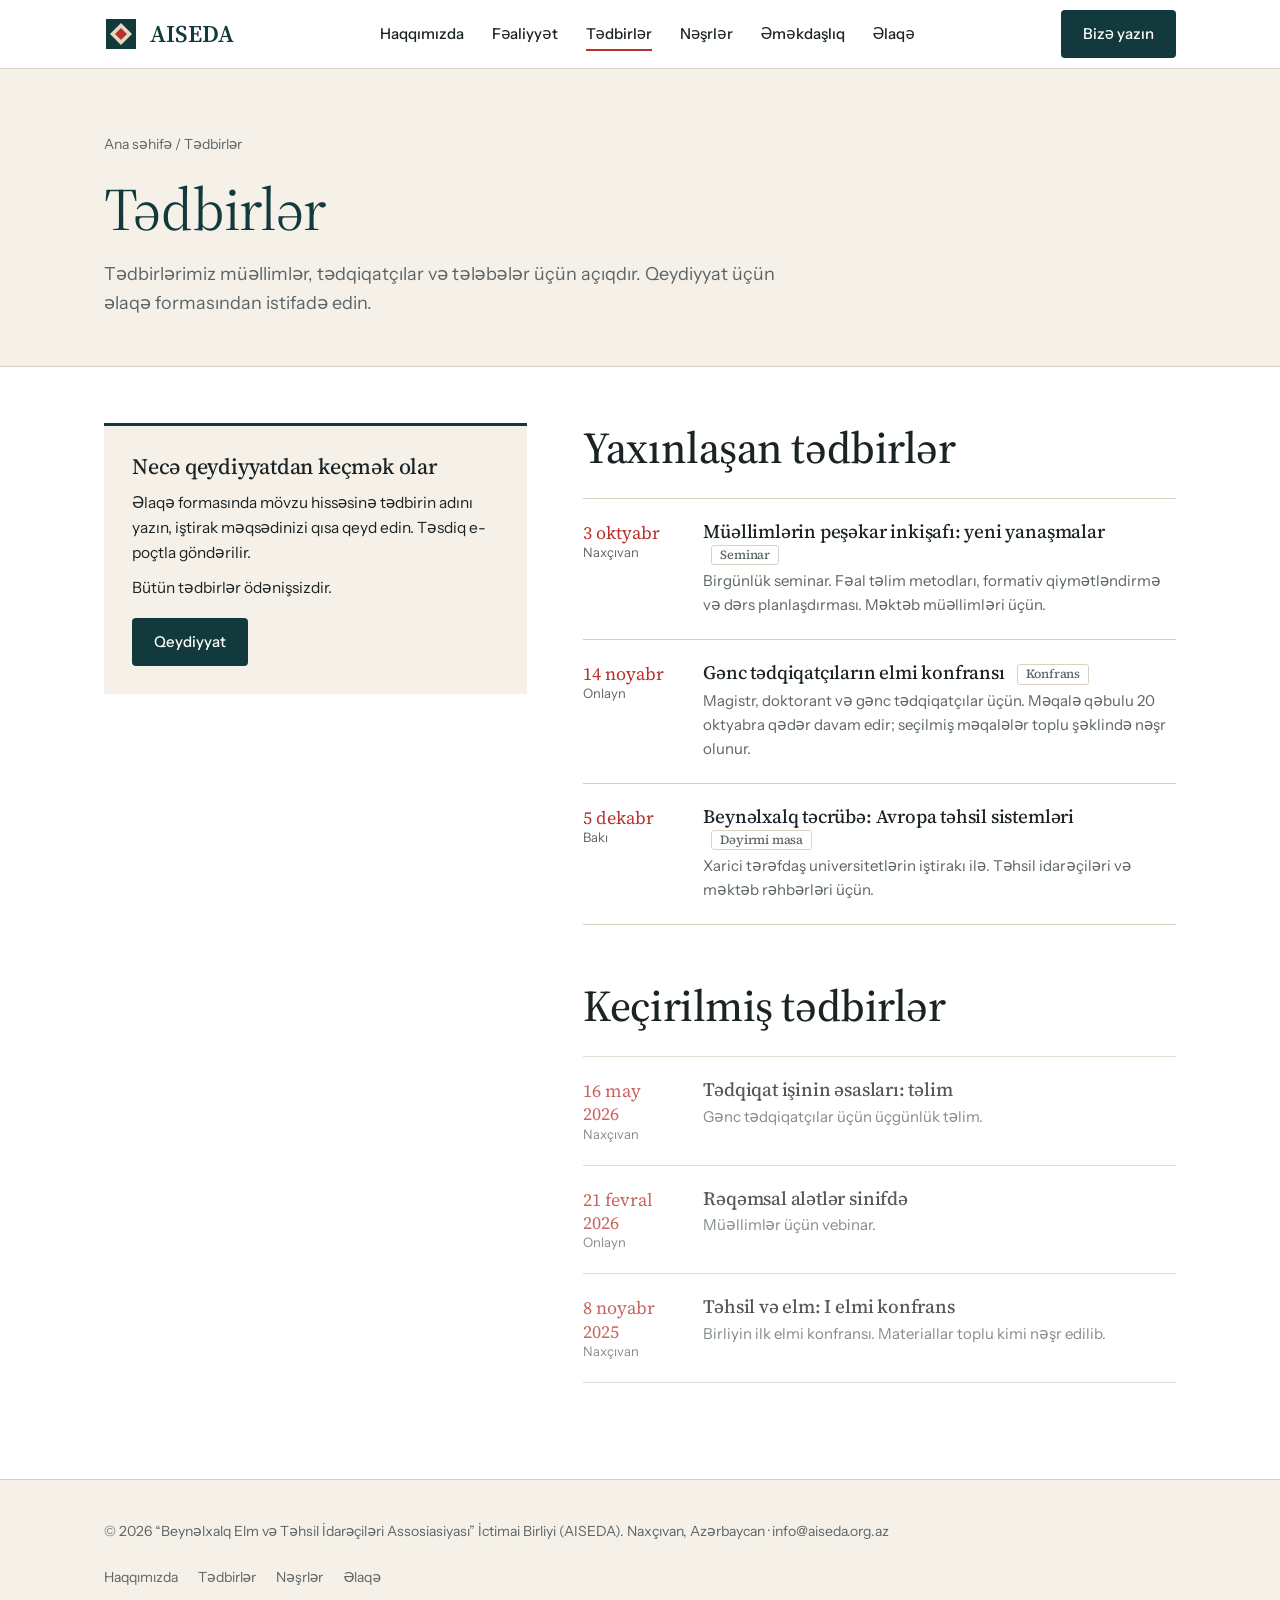
<file: tedbirler.html>
<!DOCTYPE html>
<html lang="az">
<head>
<meta charset="UTF-8">
<meta name="viewport" content="width=device-width, initial-scale=1.0">
<title>Tədbirlər — AISEDA</title>
<meta name="description" content="AISEDA-nın yaxınlaşan və keçirilmiş seminar, konfrans və dəyirmi masaları.">
<link rel="preconnect" href="https://fonts.googleapis.com">
<link href="https://fonts.googleapis.com/css2?family=Source+Serif+4:opsz,wght@8..60,400;8..60,500;8..60,600&family=Instrument+Sans:wght@400;500;600&display=swap" rel="stylesheet">
<link rel="stylesheet" href="style.css">
</head>
<body>
<header>
  <div class="wrap nav">
    <a class="logo" href="index.html" aria-label="AISEDA ana səhifə">
      <svg viewBox="0 0 34 34" aria-hidden="true"><rect x="2" y="2" width="30" height="30" fill="#123A3C"/><path d="M17 6 28 17 17 28 6 17Z" fill="#E6D9BF"/><path d="M17 11 23 17 17 23 11 17Z" fill="#B7322C"/></svg>
      AISEDA
    </a>
    <button class="menu-btn" id="menuBtn" aria-expanded="false" aria-controls="menu">Menyu</button>
    <ul id="menu"><li><a href="haqqimizda.html">Haqqımızda</a></li><li><a href="fealiyyet.html">Fəaliyyət</a></li><li><a href="tedbirler.html" aria-current="page">Tədbirlər</a></li><li><a href="nesrler.html">Nəşrlər</a></li><li><a href="emekdasliq.html">Əməkdaşlıq</a></li><li><a href="elaqe.html">Əlaqə</a></li></ul>
    <a class="btn" href="elaqe.html">Bizə yazın</a>
  </div>
</header>
<main id="top">
<section class="page-head" style="padding:64px 0 48px">
  <div class="wrap"><div class="crumbs"><a href="index.html">Ana səhifə</a> / Tədbirlər</div><h1>Tədbirlər</h1><p>Tədbirlərimiz müəllimlər, tədqiqatçılar və tələbələr üçün açıqdır. Qeydiyyat üçün əlaqə formasından istifadə edin.</p></div>
</section>
<section style="padding-top:56px">
  <div class="wrap two">
    <div class="aside">
      <h3>Necə qeydiyyatdan keçmək olar</h3>
      <p>Əlaqə formasında mövzu hissəsinə tədbirin adını yazın, iştirak məqsədinizi qısa qeyd edin. Təsdiq e-poçtla göndərilir.</p>
      <p>Bütün tədbirlər ödənişsizdir.</p>
      <a class="btn" href="elaqe.html">Qeydiyyat</a>
    </div>
    <div>
      <h2>Yaxınlaşan tədbirlər</h2>
      <ul class="ev" style="margin-top:24px">
        <li><time datetime="2026-10-03">3 oktyabr<small>Naxçıvan</small></time><div><h3>Müəllimlərin peşəkar inkişafı: yeni yanaşmalar <span class="tag">Seminar</span></h3><p>Birgünlük seminar. Fəal təlim metodları, formativ qiymətləndirmə və dərs planlaşdırması. Məktəb müəllimləri üçün.</p></div></li>
        <li><time datetime="2026-11-14">14 noyabr<small>Onlayn</small></time><div><h3>Gənc tədqiqatçıların elmi konfransı <span class="tag">Konfrans</span></h3><p>Magistr, doktorant və gənc tədqiqatçılar üçün. Məqalə qəbulu 20 oktyabra qədər davam edir; seçilmiş məqalələr toplu şəklində nəşr olunur.</p></div></li>
        <li><time datetime="2026-12-05">5 dekabr<small>Bakı</small></time><div><h3>Beynəlxalq təcrübə: Avropa təhsil sistemləri <span class="tag">Dəyirmi masa</span></h3><p>Xarici tərəfdaş universitetlərin iştirakı ilə. Təhsil idarəçiləri və məktəb rəhbərləri üçün.</p></div></li>
      </ul>
      <h2 style="margin-top:56px">Keçirilmiş tədbirlər</h2>
      <ul class="ev past" style="margin-top:24px">
        <li><time datetime="2026-05-16">16 may 2026<small>Naxçıvan</small></time><div><h3>Tədqiqat işinin əsasları: təlim</h3><p>Gənc tədqiqatçılar üçün üçgünlük təlim.</p></div></li>
        <li><time datetime="2026-02-21">21 fevral 2026<small>Onlayn</small></time><div><h3>Rəqəmsal alətlər sinifdə</h3><p>Müəllimlər üçün vebinar.</p></div></li>
        <li><time datetime="2025-11-08">8 noyabr 2025<small>Naxçıvan</small></time><div><h3>Təhsil və elm: I elmi konfrans</h3><p>Birliyin ilk elmi konfransı. Materiallar toplu kimi nəşr edilib.</p></div></li>
      </ul>
    </div>
  </div>
</section>
</main>
<footer>
  <div class="wrap">
    <div>© 2026 “Beynəlxalq Elm və Təhsil İdarəçiləri Assosiasiyası” İctimai Birliyi (AISEDA). Naxçıvan, Azərbaycan · <a href="mailto:info@aiseda.org.az">info@aiseda.org.az</a></div>
    <nav aria-label="Alt menyu">
      <a href="haqqimizda.html">Haqqımızda</a>
      <a href="tedbirler.html">Tədbirlər</a>
      <a href="nesrler.html">Nəşrlər</a>
      <a href="elaqe.html">Əlaqə</a>
    </nav>
  </div>
</footer>
<script src="script.js"></script>
</body>
</html>
</file>
<file: style.css>
:root{
    --ink:#123A3C;        /* dərin göy-yaşıl */
    --ink-2:#1F5557;
    --nar:#B7322C;        /* nar qırmızısı */
    --sand:#E6D9BF;
    --paper:#FFFFFF;
    --paper-2:#F5F1E8;
    --text:#1B2325;
    --muted:#5B6467;
    --line:#D9D2C2;
    --serif:"Source Serif 4", Georgia, serif;
    --sans:"Instrument Sans", system-ui, sans-serif;
    --w:1120px;
  }
  *{box-sizing:border-box;margin:0;padding:0}
  html{scroll-behavior:smooth}
  @media (prefers-reduced-motion:reduce){html{scroll-behavior:auto}}
  body{font-family:var(--sans);color:var(--text);background:var(--paper);line-height:1.6;font-size:17px}
  a{color:inherit}
  a:focus-visible,button:focus-visible{outline:3px solid var(--nar);outline-offset:3px}
  .wrap{max-width:var(--w);margin:0 auto;padding:0 24px}
  h1,h2,h3{font-family:var(--serif);font-weight:500;line-height:1.15;letter-spacing:-.01em}
  h2{font-size:clamp(30px,4vw,44px);max-width:20ch}
  h3{font-size:22px}
  p{max-width:62ch}

  /* Naviqasiya */
  header{position:sticky;top:0;background:rgba(255,255,255,.94);backdrop-filter:blur(8px);border-bottom:1px solid var(--line);z-index:10}
  .nav{display:flex;align-items:center;justify-content:space-between;height:68px}
  .logo{display:flex;align-items:center;gap:12px;text-decoration:none;font-family:var(--serif);font-size:24px;font-weight:600;color:var(--ink)}
  .logo svg{width:34px;height:34px}
  .nav ul{display:flex;gap:28px;list-style:none}
  .nav li a{text-decoration:none;font-size:15px;font-weight:500;color:var(--text);padding:6px 0;border-bottom:2px solid transparent}
  .nav li a:hover,.nav li a[aria-current="page"]{border-color:var(--nar)}
  .btn{display:inline-block;padding:12px 22px;background:var(--ink);color:#fff;text-decoration:none;font-weight:500;font-size:15px;border-radius:4px}
  .btn:hover{background:var(--ink-2)}
  .btn.ghost{background:transparent;color:var(--ink);border:1.5px solid var(--ink)}
  .btn.ghost:hover{background:var(--paper-2)}
  .menu-btn{display:none;background:none;border:1.5px solid var(--ink);border-radius:4px;padding:8px 12px;font:inherit;font-size:14px;color:var(--ink);cursor:pointer}

  /* Hero */
  .hero{position:relative;background:var(--ink);color:#fff;overflow:hidden}
  .hero .wrap{position:relative;display:grid;grid-template-columns:1.15fr .85fr;gap:48px;align-items:end;min-height:78vh;padding-top:88px;padding-bottom:72px}
  .hero h1{font-size:clamp(40px,6.2vw,84px);font-weight:400;max-width:14ch}
  .hero h1 em{font-style:italic;color:var(--sand)}
  .hero p{margin-top:26px;font-size:19px;color:#D8E1DF;max-width:46ch}
  .hero .actions{margin-top:36px;display:flex;gap:14px;flex-wrap:wrap}
  .hero .btn{background:var(--nar)}
  .hero .btn:hover{background:#9E2A25}
  .hero .btn.ghost{background:transparent;color:#fff;border-color:rgba(255,255,255,.6)}
  .hero .btn.ghost:hover{background:rgba(255,255,255,.08)}
  .lattice{position:absolute;inset:0;width:100%;height:100%;opacity:.16;pointer-events:none}
  .hero .facts{display:grid;gap:0;border-left:1px solid rgba(255,255,255,.28);padding-left:28px}
  .hero .facts div{padding:18px 0;border-bottom:1px solid rgba(255,255,255,.16)}
  .hero .facts div:last-child{border-bottom:0}
  .hero .facts strong{display:block;font-family:var(--serif);font-size:20px;font-weight:500;color:#fff}
  .hero .facts span{color:#C9D5D2;font-size:15px}

  section{padding:96px 0}
  .lead{display:grid;grid-template-columns:1fr 1.4fr;gap:56px;align-items:start}
  .lead .big{font-family:var(--serif);font-size:clamp(22px,2.4vw,28px);line-height:1.45;color:var(--ink);max-width:36ch}
  .lead p+p{margin-top:16px}
  .lead .reg{margin-top:32px;display:grid;grid-template-columns:150px 1fr;row-gap:10px;column-gap:16px;font-size:15px;border-top:1px solid var(--line);padding-top:24px}
  .lead .reg dt{color:var(--muted)}
  .lead .reg dd{color:var(--text)}
  .lead .note{margin-top:28px;padding:20px 24px;background:var(--paper-2);border-left:3px solid var(--nar);font-size:15.5px}

  /* Fəaliyyət */
  .areas{background:var(--paper-2);border-top:1px solid var(--line);border-bottom:1px solid var(--line)}
  .areas .head{display:flex;justify-content:space-between;align-items:end;gap:32px;margin-bottom:48px;flex-wrap:wrap}
  .areas .head p{color:var(--muted)}
  .grid{display:grid;grid-template-columns:repeat(3,1fr);gap:1px;background:var(--line);border:1px solid var(--line)}
  .cell{background:var(--paper);padding:34px 30px 38px}
  .cell svg{width:40px;height:40px;stroke:var(--nar);fill:none;stroke-width:1.6;stroke-linecap:round;stroke-linejoin:round;margin-bottom:22px}
  .cell h3{margin-bottom:12px;color:var(--ink)}
  .cell p{font-size:15.5px;color:var(--muted);max-width:34ch}

  /* Tədbirlər */
  .events{display:grid;grid-template-columns:1fr 1fr;gap:56px;align-items:start}
  .ev{list-style:none;border-top:1px solid var(--line)}
  .ev li{display:grid;grid-template-columns:96px 1fr;gap:24px;padding:22px 0;border-bottom:1px solid var(--line)}
  .ev time{font-family:var(--serif);font-size:18px;color:var(--nar);line-height:1.3}
  .ev time small{display:block;font-family:var(--sans);font-size:13px;color:var(--muted)}
  .ev h3{font-size:19px;margin-bottom:4px}
  .ev p{font-size:15px;color:var(--muted)}
  .events .intro p{margin-top:16px;color:var(--muted)}
  .events .intro .btn{margin-top:28px}

  /* Nəşrlər */
  .pubs{background:var(--ink);color:#fff}
  .pubs h2{color:#fff}
  .pubs .top{display:grid;grid-template-columns:1fr 1fr;gap:48px;align-items:end;margin-bottom:48px}
  .pubs .top p{color:#C9D5D2}
  .shelf{display:grid;grid-template-columns:repeat(4,1fr);gap:20px}
  .book{background:var(--paper-2);color:var(--text);padding:26px 22px 22px;border-top:6px solid var(--sand);min-height:220px;display:flex;flex-direction:column;justify-content:space-between}
  .book:nth-child(2){border-top-color:var(--nar)}
  .book:nth-child(4){border-top-color:var(--ink-2)}
  .book h3{font-size:19px}
  .book span{font-size:13.5px;color:var(--muted)}

  /* Əməkdaşlıq */
  .partners{border-bottom:1px solid var(--line)}
  .partners .row{display:grid;grid-template-columns:1fr 1fr;gap:56px}
  .partners ul{list-style:none;margin-top:28px;border-top:1px solid var(--line)}
  .partners li{padding:14px 0;border-bottom:1px solid var(--line);display:flex;justify-content:space-between;gap:16px;font-size:15.5px}
  .partners li span{color:var(--muted)}
  .partners .call{background:var(--paper-2);padding:36px;border-top:3px solid var(--ink)}
  .partners .call p{margin-top:12px;color:var(--muted);font-size:15.5px}
  .partners .call .btn{margin-top:24px}

  /* Əlaqə */
  .contact .row{display:grid;grid-template-columns:1fr 1fr;gap:56px}
  .contact dl{margin-top:28px;display:grid;grid-template-columns:120px 1fr;row-gap:14px;font-size:15.5px}
  .contact dt{color:var(--muted)}
  form{display:grid;gap:14px}
  label{font-size:14px;font-weight:500;color:var(--ink);display:grid;gap:6px}
  input,textarea{font:inherit;font-size:15.5px;padding:12px 14px;border:1.5px solid var(--line);border-radius:4px;background:#fff;width:100%}
  input:focus,textarea:focus{outline:none;border-color:var(--ink)}
  textarea{min-height:120px;resize:vertical}
  form button{font:inherit;border:0;cursor:pointer}
  .sent{display:none;padding:14px 16px;background:var(--paper-2);border-left:3px solid var(--ink);font-size:15px}

  footer{background:var(--paper-2);border-top:1px solid var(--line);padding:40px 0;font-size:14px;color:var(--muted)}
  footer .wrap{display:flex;justify-content:space-between;gap:24px;flex-wrap:wrap}
  footer nav{display:flex;gap:20px}
  footer a{text-decoration:none}
  footer a:hover{color:var(--nar)}

  @media (max-width:900px){
    .hero .wrap{grid-template-columns:1fr;min-height:auto;padding-top:64px}
    .hero .facts{border-left:0;padding-left:0;border-top:1px solid rgba(255,255,255,.28);padding-top:8px}
    .lead,.events,.pubs .top,.partners .row,.contact .row{grid-template-columns:1fr;gap:36px}
    .grid{grid-template-columns:1fr 1fr}
    .shelf{grid-template-columns:1fr 1fr}
    section{padding:72px 0}
  }
  @media (max-width:640px){
    .nav ul{display:none;position:absolute;left:0;right:0;top:68px;background:#fff;border-bottom:1px solid var(--line);flex-direction:column;gap:0;padding:8px 24px 16px}
    .nav ul.open{display:flex}
    .nav li a{display:block;padding:12px 0}
    .nav .btn{display:none}
    .menu-btn{display:inline-block}
    .grid,.shelf{grid-template-columns:1fr}
    .ev li{grid-template-columns:1fr;gap:6px}
    .contact dl,.lead .reg{grid-template-columns:1fr;row-gap:4px}
    .lead .reg dt{margin-top:8px}
    .contact dt{margin-top:10px}
  }

  /* Səhifə başlığı */
  .page-head{background:var(--paper-2);border-bottom:1px solid var(--line);padding:64px 0 48px}
  .page-head h1{font-size:clamp(36px,5vw,60px);font-weight:400;color:var(--ink);max-width:16ch}
  .page-head p{margin-top:16px;color:var(--muted);font-size:18px;max-width:56ch}
  .crumbs{font-size:14px;color:var(--muted);margin-bottom:20px}
  .crumbs a{text-decoration:none}
  .crumbs a:hover{color:var(--nar)}
  .prose h2{margin-top:56px;margin-bottom:18px}
  .prose h2:first-child{margin-top:0}
  .prose p+p{margin-top:16px}
  .prose ul{margin:16px 0 0 22px;max-width:62ch}
  .prose li+li{margin-top:8px}
  .two{display:grid;grid-template-columns:1fr 1.4fr;gap:56px;align-items:start}
  .aside{background:var(--paper-2);padding:28px;border-top:3px solid var(--ink);font-size:15.5px}
  .aside h3{margin-bottom:12px}
  .aside p+p{margin-top:10px}
  .aside .btn{margin-top:18px}
  .detail{display:grid;grid-template-columns:1fr 1fr;gap:1px;background:var(--line);border:1px solid var(--line);margin-top:48px}
  .detail>div{background:var(--paper);padding:34px 30px}
  .detail h3{color:var(--ink);margin-bottom:10px}
  .detail p{font-size:15.5px;color:var(--muted)}
  .detail ul{margin:12px 0 0 20px;font-size:15px;color:var(--text)}
  .past{opacity:.75}
  .ev .tag{display:inline-block;font-size:12.5px;padding:2px 8px;border:1px solid var(--line);border-radius:3px;color:var(--muted);margin-left:8px;vertical-align:middle}
  .book.full{min-height:auto}
  .book .abs{font-size:14.5px;color:var(--muted);margin:10px 0 16px;max-width:none}
  .book .lnk{font-size:14px;font-weight:500;color:var(--ink)}
  .cta-band{background:var(--ink);color:#fff;padding:64px 0}
  .cta-band h2{color:#fff;margin-bottom:12px}
  .cta-band p{color:#C9D5D2}
  .cta-band .btn{background:var(--nar);margin-top:24px}
  .cta-band .btn:hover{background:#9E2A25}
  .members{list-style:none;border-top:1px solid var(--line);margin-top:24px}
  .members li{padding:16px 0;border-bottom:1px solid var(--line);display:grid;grid-template-columns:1fr 2fr;gap:20px;font-size:15.5px}
  .members li span{color:var(--muted)}
  .steps{list-style:none;counter-reset:s;margin-top:24px}
  .steps li{counter-increment:s;display:grid;grid-template-columns:44px 1fr;gap:16px;padding:18px 0;border-bottom:1px solid var(--line)}
  .steps li::before{content:counter(s);font-family:var(--serif);font-size:26px;color:var(--nar);line-height:1}
  .steps h3{font-size:18px;margin-bottom:4px}
  .steps p{font-size:15px;color:var(--muted)}
  @media (max-width:900px){.two,.detail{grid-template-columns:1fr}.members li{grid-template-columns:1fr;gap:4px}}
</file>
